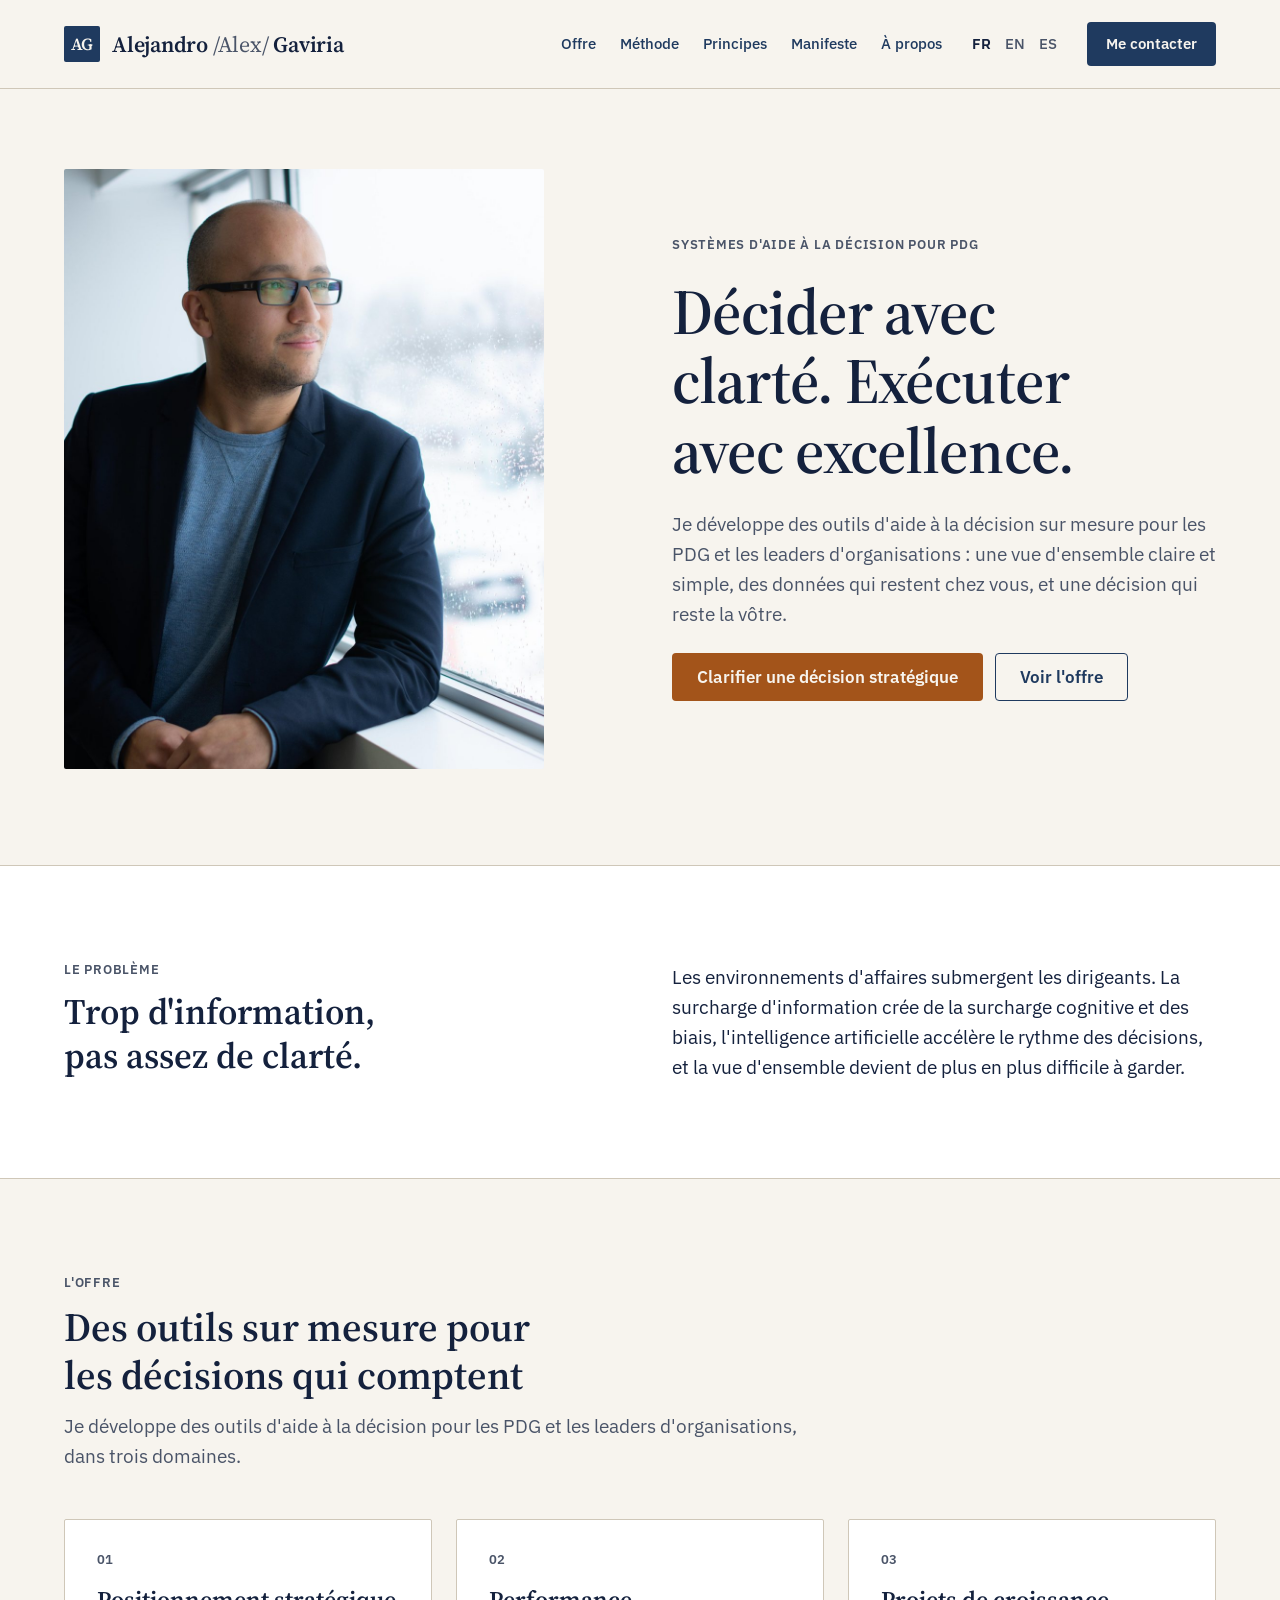
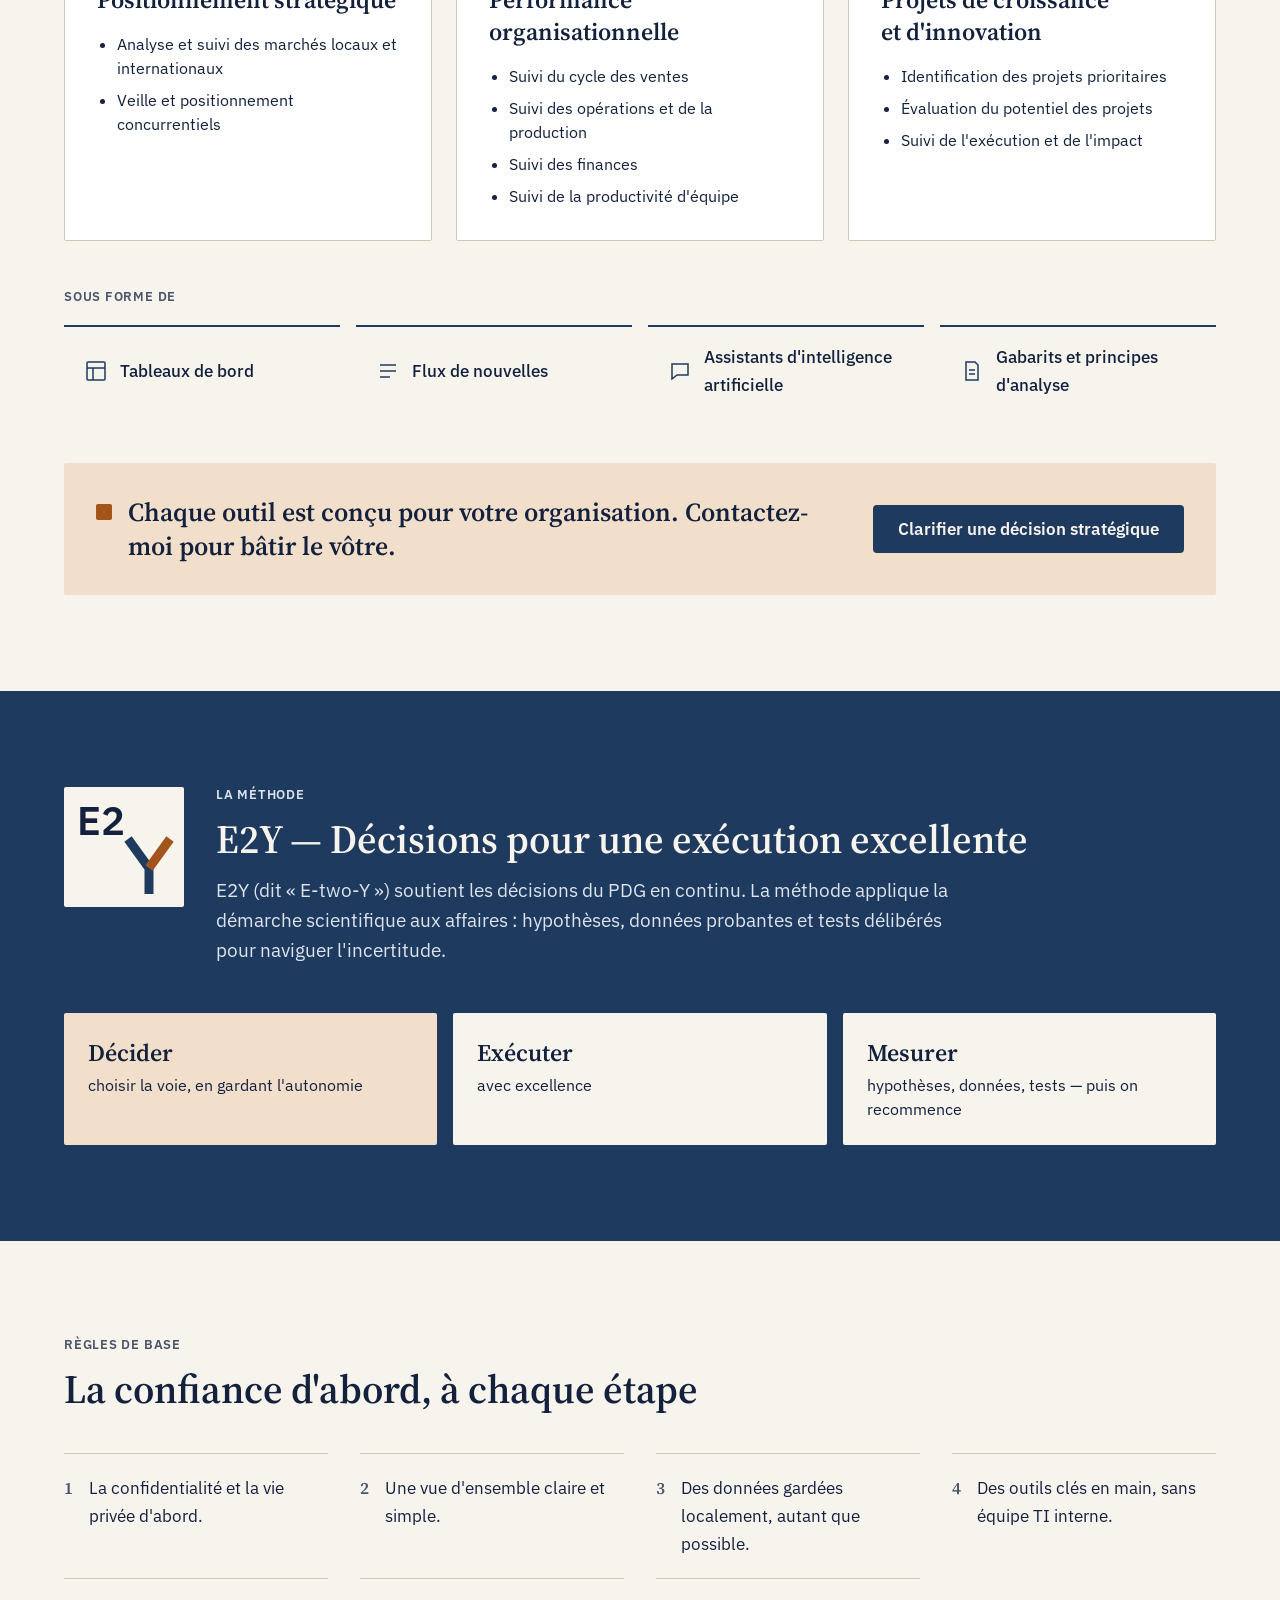
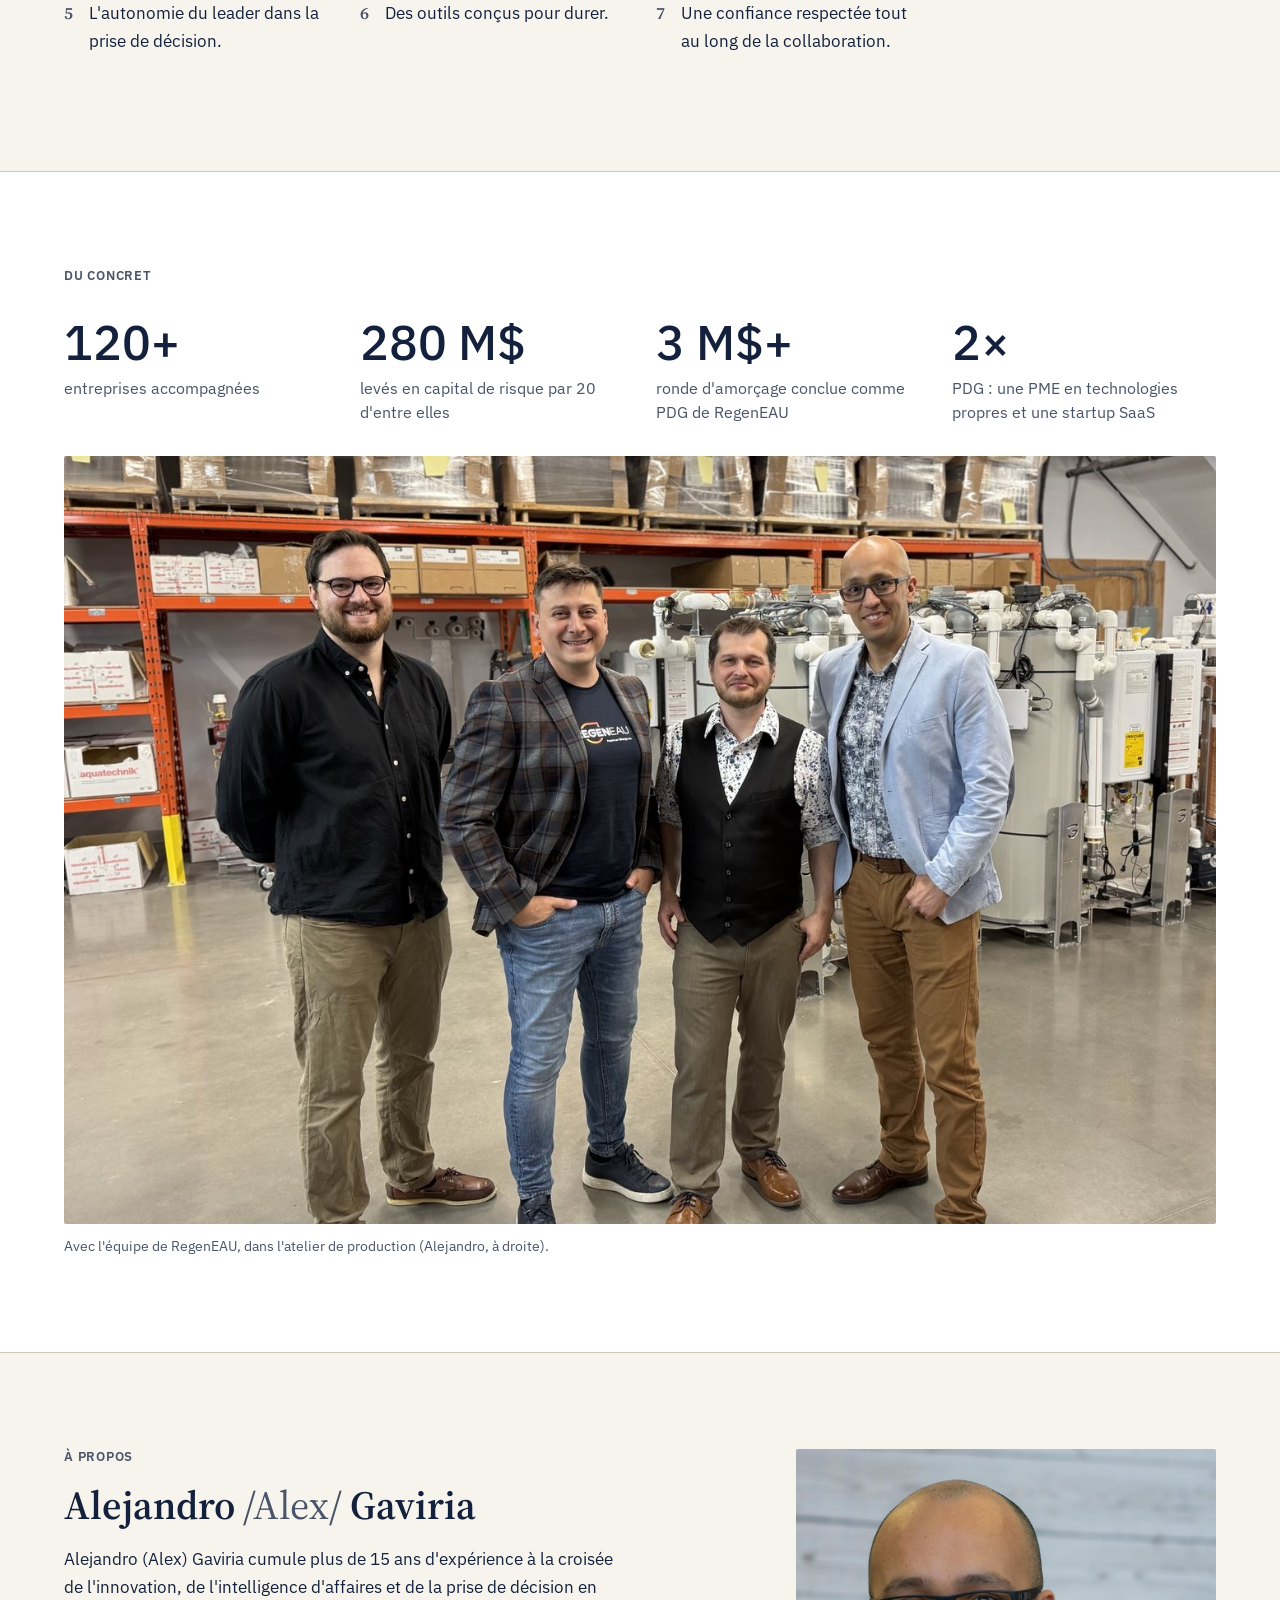
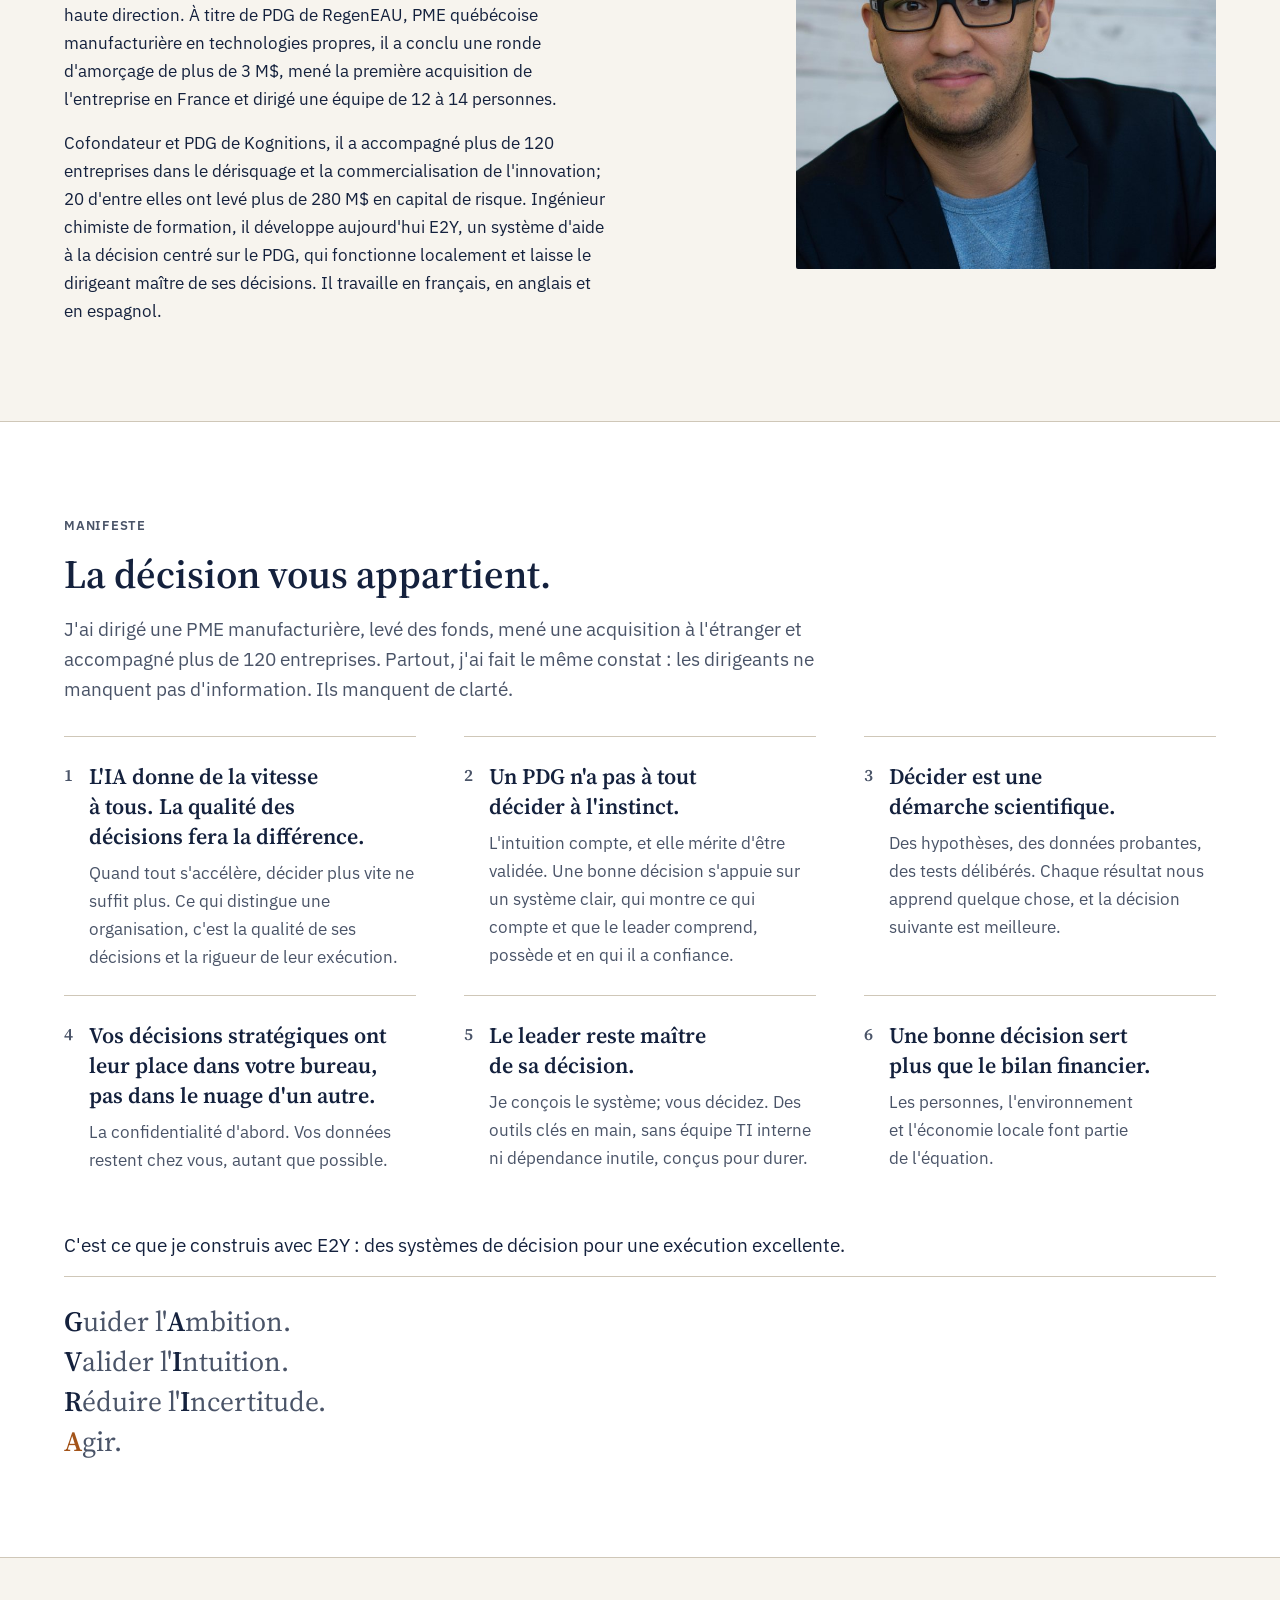
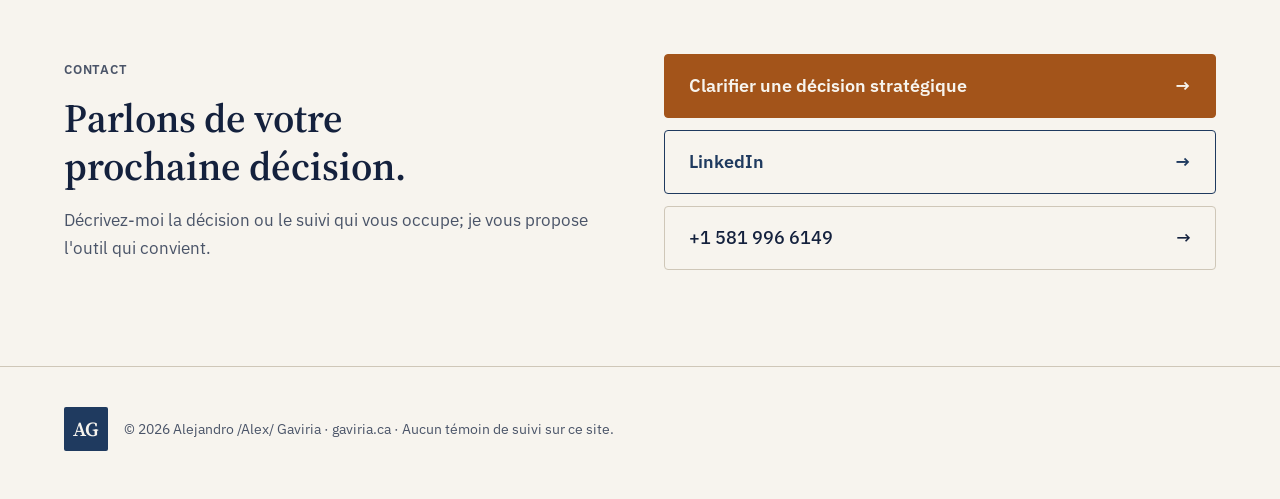
<file: docs/index.html>
<!doctype html>
<html lang="fr-CA">
<head>
<meta charset="utf-8">
<meta name="viewport" content="width=device-width, initial-scale=1">
<title>Alejandro /Alex/ Gaviria — Architecte de la décision</title>
<meta name="description" content="Outils d&#x27;aide à la décision sur mesure pour PDG : une vue d&#x27;ensemble claire, des données qui restent chez vous, une décision qui reste la vôtre. Méthode E2Y.">
<link rel="canonical" href="https://gaviria.ca/">
<link rel="alternate" hreflang="fr-CA" href="https://gaviria.ca/">
<link rel="alternate" hreflang="en-CA" href="https://gaviria.ca/en/">
<link rel="alternate" hreflang="es" href="https://gaviria.ca/es/">
<link rel="alternate" hreflang="x-default" href="https://gaviria.ca/">
<meta property="og:type" content="website">
<meta property="og:title" content="Alejandro /Alex/ Gaviria — Architecte de la décision">
<meta property="og:description" content="Outils d&#x27;aide à la décision sur mesure pour PDG : une vue d&#x27;ensemble claire, des données qui restent chez vous, une décision qui reste la vôtre. Méthode E2Y.">
<meta property="og:url" content="https://gaviria.ca/">
<meta property="og:image" content="https://gaviria.ca/assets/img/og.jpg">
<meta property="og:locale" content="fr_CA">
<meta name="twitter:card" content="summary_large_image">
<meta name="theme-color" content="#1F3A5F">
<link rel="icon" href="favicon.svg" type="image/svg+xml">
<link rel="apple-touch-icon" href="assets/img/apple-touch-icon.png">
<link rel="preconnect" href="https://fonts.googleapis.com">
<link rel="preconnect" href="https://fonts.gstatic.com" crossorigin>
<link rel="stylesheet" href="https://fonts.googleapis.com/css2?family=IBM+Plex+Sans:wght@400;500;600&family=Source+Serif+4:opsz,wght@8..60,400;8..60,600&display=swap">
<link rel="stylesheet" href="assets/site.css">
<script type="application/ld+json">{"@context": "https://schema.org", "@type": "Person", "name": "Alejandro Gaviria", "alternateName": "Alex Gaviria", "jobTitle": "Architecte de la décision", "url": "https://gaviria.ca/", "email": "alex@gaviria.ca", "telephone": "+15819966149", "sameAs": ["https://www.linkedin.com/in/alejandroalexgaviria/"], "knowsLanguage": ["fr", "en", "es"]}</script>
</head>
<body>
<a class="skip" href="#main">Aller au contenu</a>
<header class="header">
<nav class="wrap nav" aria-label="Navigation principale">
<a class="wordmark" href="./"><span class="mono" aria-hidden="true">AG</span><span class="wm">Alejandro <span>/Alex/</span> Gaviria</span></a>
<div class="nav__links">
<span class="nav__sections"><a href="#offre">Offre</a><a href="#methode">Méthode</a><a href="#principes">Principes</a><a href="#manifeste">Manifeste</a><a href="#apropos">À propos</a></span>
<span class="langs" role="group" aria-label="Langue"><strong aria-current="true" lang="fr-CA" title="Français">FR</strong><a href="en/" lang="en-CA" hreflang="en-CA" title="English">EN</a><a href="es/" lang="es" hreflang="es" title="Español">ES</a></span>
<a class="btn btn--primary" href="#contact">Me contacter</a>
</div>
</nav>
</header>

<main id="main">
<section class="wrap hero" aria-labelledby="hero-title">
<div class="stack">
<p class="label">Systèmes d&#x27;aide à la décision pour PDG</p>
<h1 id="hero-title">Décider avec clarté. Exécuter avec excellence.</h1>
<p class="lede">Je développe des outils d&#x27;aide à la décision sur mesure pour les PDG et les leaders d&#x27;organisations : une vue d&#x27;ensemble claire et simple, des données qui restent chez vous, et une décision qui reste la vôtre.</p>
<div class="btns">
<a class="btn btn--decision" href="https://cal.com/gaviria/decision" target="_blank" rel="noopener">Clarifier une décision stratégique</a>
<a class="btn btn--ghost" href="#offre">Voir l&#x27;offre</a>
</div>
</div>
<img class="hero__photo" src="assets/img/hero.jpg" width="1000" height="1250" alt="Alejandro Gaviria regardant par la fenêtre" style="order:-1" fetchpriority="high">
</section>

<section class="section section--white" aria-labelledby="problem-title">
<div class="wrap split">
<div class="stack" style="gap:12px"><p class="label">Le problème</p><h2 class="h2" id="problem-title">Trop d&#x27;information, pas assez de clarté.</h2></div>
<p style="font-size:19px;line-height:30px">Les environnements d&#x27;affaires submergent les dirigeants. La surcharge d&#x27;information crée de la surcharge cognitive et des biais, l&#x27;intelligence artificielle accélère le rythme des décisions, et la vue d&#x27;ensemble devient de plus en plus difficile à garder.</p>
</div>
</section>

<section class="section" id="offre" aria-labelledby="offer-title">
<div class="wrap stack-lg">
<div class="stack narrow" style="gap:12px">
<p class="label">L&#x27;offre</p>
<h2 class="h2" id="offer-title">Des outils sur mesure pour les décisions qui comptent</h2>
<p class="lede">Je développe des outils d&#x27;aide à la décision pour les PDG et les leaders d&#x27;organisations, dans trois domaines.</p>
</div>
<div class="cards"><article class="card"><p class="card__num">01</p><h3>Positionnement stratégique</h3><ul><li>Analyse et suivi des marchés locaux et internationaux</li><li>Veille et positionnement concurrentiels</li></ul></article><article class="card"><p class="card__num">02</p><h3>Performance organisationnelle</h3><ul><li>Suivi du cycle des ventes</li><li>Suivi des opérations et de la production</li><li>Suivi des finances</li><li>Suivi de la productivité d&#x27;équipe</li></ul></article><article class="card"><p class="card__num">03</p><h3>Projets de croissance et d&#x27;innovation</h3><ul><li>Identification des projets prioritaires</li><li>Évaluation du potentiel des projets</li><li>Suivi de l&#x27;exécution et de l&#x27;impact</li></ul></article></div>
<div class="stack" style="gap:20px">
<p class="label">Sous forme de</p>
<ul class="tools"><li><svg width="24" height="24" viewBox="0 0 24 24" fill="none" stroke="#1F3A5F" stroke-width="1.5" aria-hidden="true"><rect x="3" y="3" width="18" height="18" rx="1"/><path d="M3 9h18M9 21V9"/></svg><span>Tableaux de bord</span></li><li><svg width="24" height="24" viewBox="0 0 24 24" fill="none" stroke="#1F3A5F" stroke-width="1.5" aria-hidden="true"><path d="M4 6h16M4 12h16M4 18h10"/></svg><span>Flux de nouvelles</span></li><li><svg width="24" height="24" viewBox="0 0 24 24" fill="none" stroke="#1F3A5F" stroke-width="1.5" aria-hidden="true"><path d="M4 5h16v11H9l-5 4z"/></svg><span>Assistants d&#x27;intelligence artificielle</span></li><li><svg width="24" height="24" viewBox="0 0 24 24" fill="none" stroke="#1F3A5F" stroke-width="1.5" aria-hidden="true"><path d="M6 3h9l3 3v15H6z"/><path d="M9 11h6M9 15h6"/></svg><span>Gabarits et principes d&#x27;analyse</span></li></ul>
</div>
<div class="band">
<div class="band__text"><span class="band__mark" aria-hidden="true"></span><p>Chaque outil est conçu pour votre organisation. Contactez-moi pour bâtir le vôtre.</p></div>
<a class="btn btn--primary" href="https://cal.com/gaviria/decision" target="_blank" rel="noopener">Clarifier une décision stratégique</a>
</div>
</div>
</section>

<section class="section section--brand" id="methode" aria-labelledby="method-title">
<div class="wrap stack-lg">
<div class="method__head">
<svg class="badge" viewBox="0 0 120 120" role="img" aria-label="Badge de la méthode E2Y"><rect width="120" height="120" rx="2" fill="#F7F4EE"/><text x="13" y="48" font-family="Source Serif 4, Georgia, serif" font-weight="600" font-size="40" fill="#14213D">E2</text><g transform="translate(55 49) scale(0.5)"><polyline points="60,116 60,64 18,6" fill="none" stroke="#1F3A5F" stroke-width="18"/><line x1="60" y1="64" x2="102" y2="6" stroke="#A3541A" stroke-width="18"/></g></svg>
<div class="stack">
<p class="label">La méthode</p>
<h2 class="h2" id="method-title">E2Y — Décisions pour une exécution excellente</h2>
<p class="lede">E2Y (dit « E-two-Y ») soutient les décisions du PDG en continu. La méthode applique la démarche scientifique aux affaires : hypothèses, données probantes et tests délibérés pour naviguer l&#x27;incertitude.</p>
</div>
</div>
<ol class="loop"><li><b>Décider</b><span>choisir la voie, en gardant l&#x27;autonomie</span></li><li><b>Exécuter</b><span>avec excellence</span></li><li><b>Mesurer</b><span>hypothèses, données, tests — puis on recommence</span></li></ol>
</div>
</section>

<section class="section" id="principes" aria-labelledby="principles-title">
<div class="wrap stack" style="gap:40px">
<div class="stack narrow" style="gap:12px"><p class="label">Règles de base</p><h2 class="h2" id="principles-title">La confiance d&#x27;abord, à chaque étape</h2></div>
<ol class="numbered"><li><span>La confidentialité et la vie privée d&#x27;abord.</span></li><li><span>Une vue d&#x27;ensemble claire et simple.</span></li><li><span>Des données gardées localement, autant que possible.</span></li><li><span>Des outils clés en main, sans équipe TI interne.</span></li><li><span>L&#x27;autonomie du leader dans la prise de décision.</span></li><li><span>Des outils conçus pour durer.</span></li><li><span>Une confiance respectée tout au long de la collaboration.</span></li></ol>
</div>
</section>

<section class="section section--white" aria-labelledby="proof-title">
<div class="wrap stack" style="gap:32px">
<h2 class="label" id="proof-title" style="font-family:var(--font-sans)">Du concret</h2>
<dl class="metrics"><div><dt>120+</dt><dd>entreprises accompagnées</dd></div><div><dt>280 M$</dt><dd>levés en capital de risque par 20 d&#x27;entre elles</dd></div><div><dt>3 M$+</dt><dd>ronde d&#x27;amorçage conclue comme PDG de RegenEAU</dd></div><div><dt>2×</dt><dd>PDG : une PME en technologies propres et une startup SaaS</dd></div></dl>
<figure>
<img src="assets/img/equipe.jpg" width="1400" height="933" alt="Alejandro Gaviria avec trois membres de l&#x27;équipe de RegenEAU, dans l&#x27;atelier de production" loading="lazy">
<figcaption>Avec l&#x27;équipe de RegenEAU, dans l&#x27;atelier de production (Alejandro, à droite).</figcaption>
</figure>
</div>
</section>

<section class="section" id="apropos" aria-labelledby="about-title">
<div class="wrap about">
<img class="about__photo" src="assets/img/portrait.jpg" width="800" height="800" alt="Portrait d&#x27;Alejandro Gaviria" loading="lazy">
<div class="stack">
<p class="label">À propos</p>
<h2 class="h2" id="about-title">Alejandro <span>/Alex/</span> Gaviria</h2>
<p>Alejandro (Alex) Gaviria cumule plus de 15 ans d&#x27;expérience à la croisée de l&#x27;innovation, de l&#x27;intelligence d&#x27;affaires et de la prise de décision en haute direction. À titre de PDG de RegenEAU, PME québécoise manufacturière en technologies propres, il a conclu une ronde d&#x27;amorçage de plus de 3 M$, mené la première acquisition de l&#x27;entreprise en France et dirigé une équipe de 12 à 14 personnes.</p><p>Cofondateur et PDG de Kognitions, il a accompagné plus de 120 entreprises dans le dérisquage et la commercialisation de l&#x27;innovation; 20 d&#x27;entre elles ont levé plus de 280 M$ en capital de risque. Ingénieur chimiste de formation, il développe aujourd&#x27;hui E2Y, un système d&#x27;aide à la décision centré sur le PDG, qui fonctionne localement et laisse le dirigeant maître de ses décisions. Il travaille en français, en anglais et en espagnol.</p>
</div>
</div>
</section>

<section class="section section--white" id="manifeste" aria-labelledby="manifesto-title">
<div class="wrap stack">
<p class="label">Manifeste</p>
<h2 class="h2" id="manifesto-title">La décision vous appartient.</h2>
<p class="lede">J&#x27;ai dirigé une PME manufacturière, levé des fonds, mené une acquisition à l&#x27;étranger et accompagné plus de 120 entreprises. Partout, j&#x27;ai fait le même constat : les dirigeants ne manquent pas d&#x27;information. Ils manquent de clarté.</p>
<ol class="numbered manifesto" style="margin-top:16px"><li><div><h3>L&#x27;IA donne de la vitesse à tous. La qualité des décisions fera la différence.</h3><p>Quand tout s&#x27;accélère, décider plus vite ne suffit plus. Ce qui distingue une organisation, c&#x27;est la qualité de ses décisions et la rigueur de leur exécution.</p></div></li><li><div><h3>Un PDG n&#x27;a pas à tout décider à l&#x27;instinct.</h3><p>L&#x27;intuition compte, et elle mérite d&#x27;être validée. Une bonne décision s&#x27;appuie sur un système clair, qui montre ce qui compte et que le leader comprend, possède et en qui il a confiance.</p></div></li><li><div><h3>Décider est une démarche scientifique.</h3><p>Des hypothèses, des données probantes, des tests délibérés. Chaque résultat nous apprend quelque chose, et la décision suivante est meilleure.</p></div></li><li><div><h3>Vos décisions stratégiques ont leur place dans votre bureau, pas dans le nuage d&#x27;un autre.</h3><p>La confidentialité d&#x27;abord. Vos données restent chez vous, autant que possible.</p></div></li><li><div><h3>Le leader reste maître de sa décision.</h3><p>Je conçois le système; vous décidez. Des outils clés en main, sans équipe TI interne ni dépendance inutile, conçus pour durer.</p></div></li><li><div><h3>Une bonne décision sert plus que le bilan financier.</h3><p>Les personnes, l&#x27;environnement et l&#x27;économie locale font partie de l&#x27;équation.</p></div></li></ol>
<p style="margin-top:16px;font-size:19px;line-height:30px">C&#x27;est ce que je construis avec E2Y : des systèmes de décision pour une exécution excellente.</p>
<div class="motto" aria-label="Guider l&#x27;Ambition.Valider l&#x27;Intuition.Réduire l&#x27;Incertitude.Agir."><p><b>G</b>uider l&#x27;<b>A</b>mbition.</p><p><b>V</b>alider l&#x27;<b>I</b>ntuition.</p><p><b>R</b>éduire l&#x27;<b>I</b>ncertitude.</p><p><b class="act">A</b>gir.</p></div>
</div>
</section>

<section class="section" id="contact" aria-labelledby="contact-title">
<div class="wrap contact">
<div class="stack">
<p class="label">Contact</p>
<h2 class="h2" id="contact-title">Parlons de votre prochaine décision.</h2>
<p class="muted">Décrivez-moi la décision ou le suivi qui vous occupe; je vous propose l&#x27;outil qui convient.</p>
</div>
<div class="contact__links">
<a class="btn--decision" href="https://cal.com/gaviria/decision" target="_blank" rel="noopener"><span>Clarifier une décision stratégique</span><span aria-hidden="true">→</span></a>
<a href="https://www.linkedin.com/in/alejandroalexgaviria/" rel="me noopener"><span>LinkedIn</span><span aria-hidden="true">→</span></a>
<a class="quiet" href="tel:+15819966149"><span>+1 581 996 6149</span><span aria-hidden="true">→</span></a>
</div>
</div>
</section>
</main>

<footer class="footer">
<div class="wrap footer__row"><span class="mono mono--lg" aria-hidden="true">AG</span><span>© 2026 Alejandro /Alex/ Gaviria · gaviria.ca · Aucun témoin de suivi sur ce site.</span></div>
</footer>
</body>
</html>
</file>
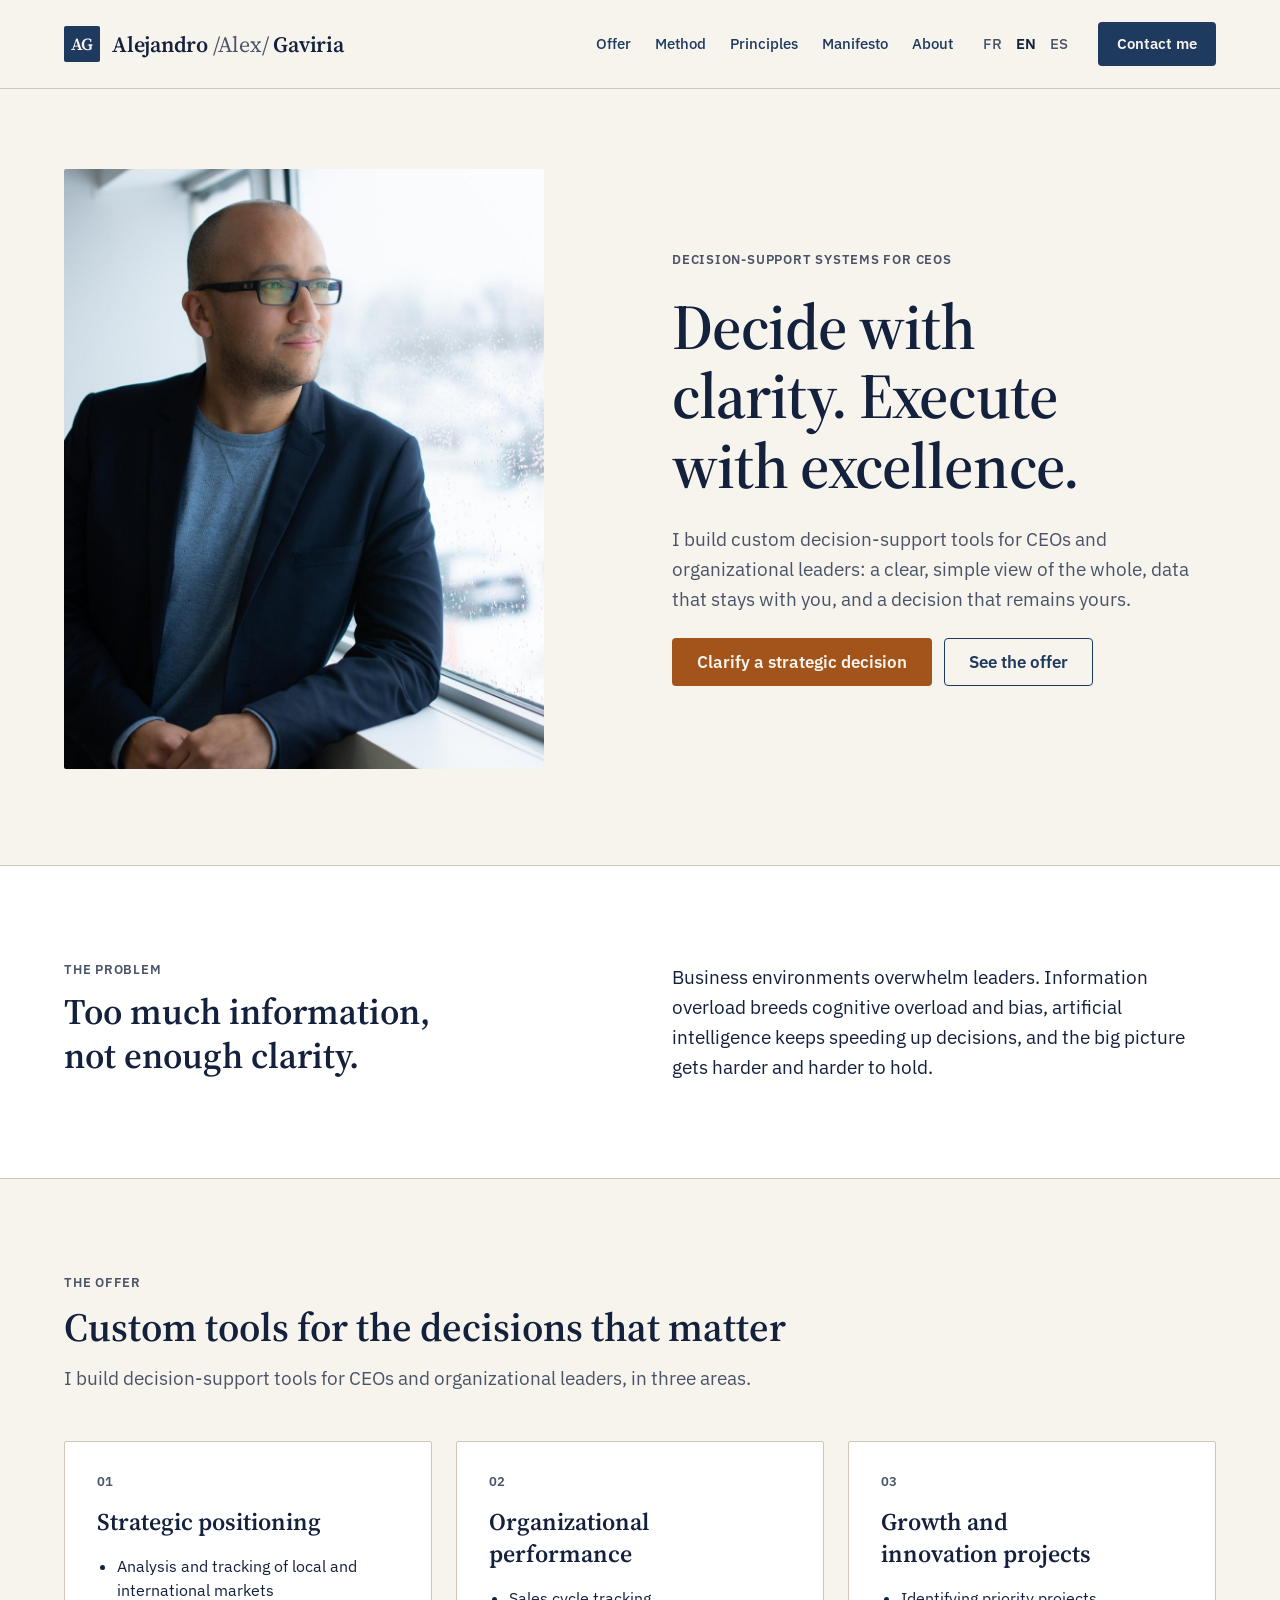
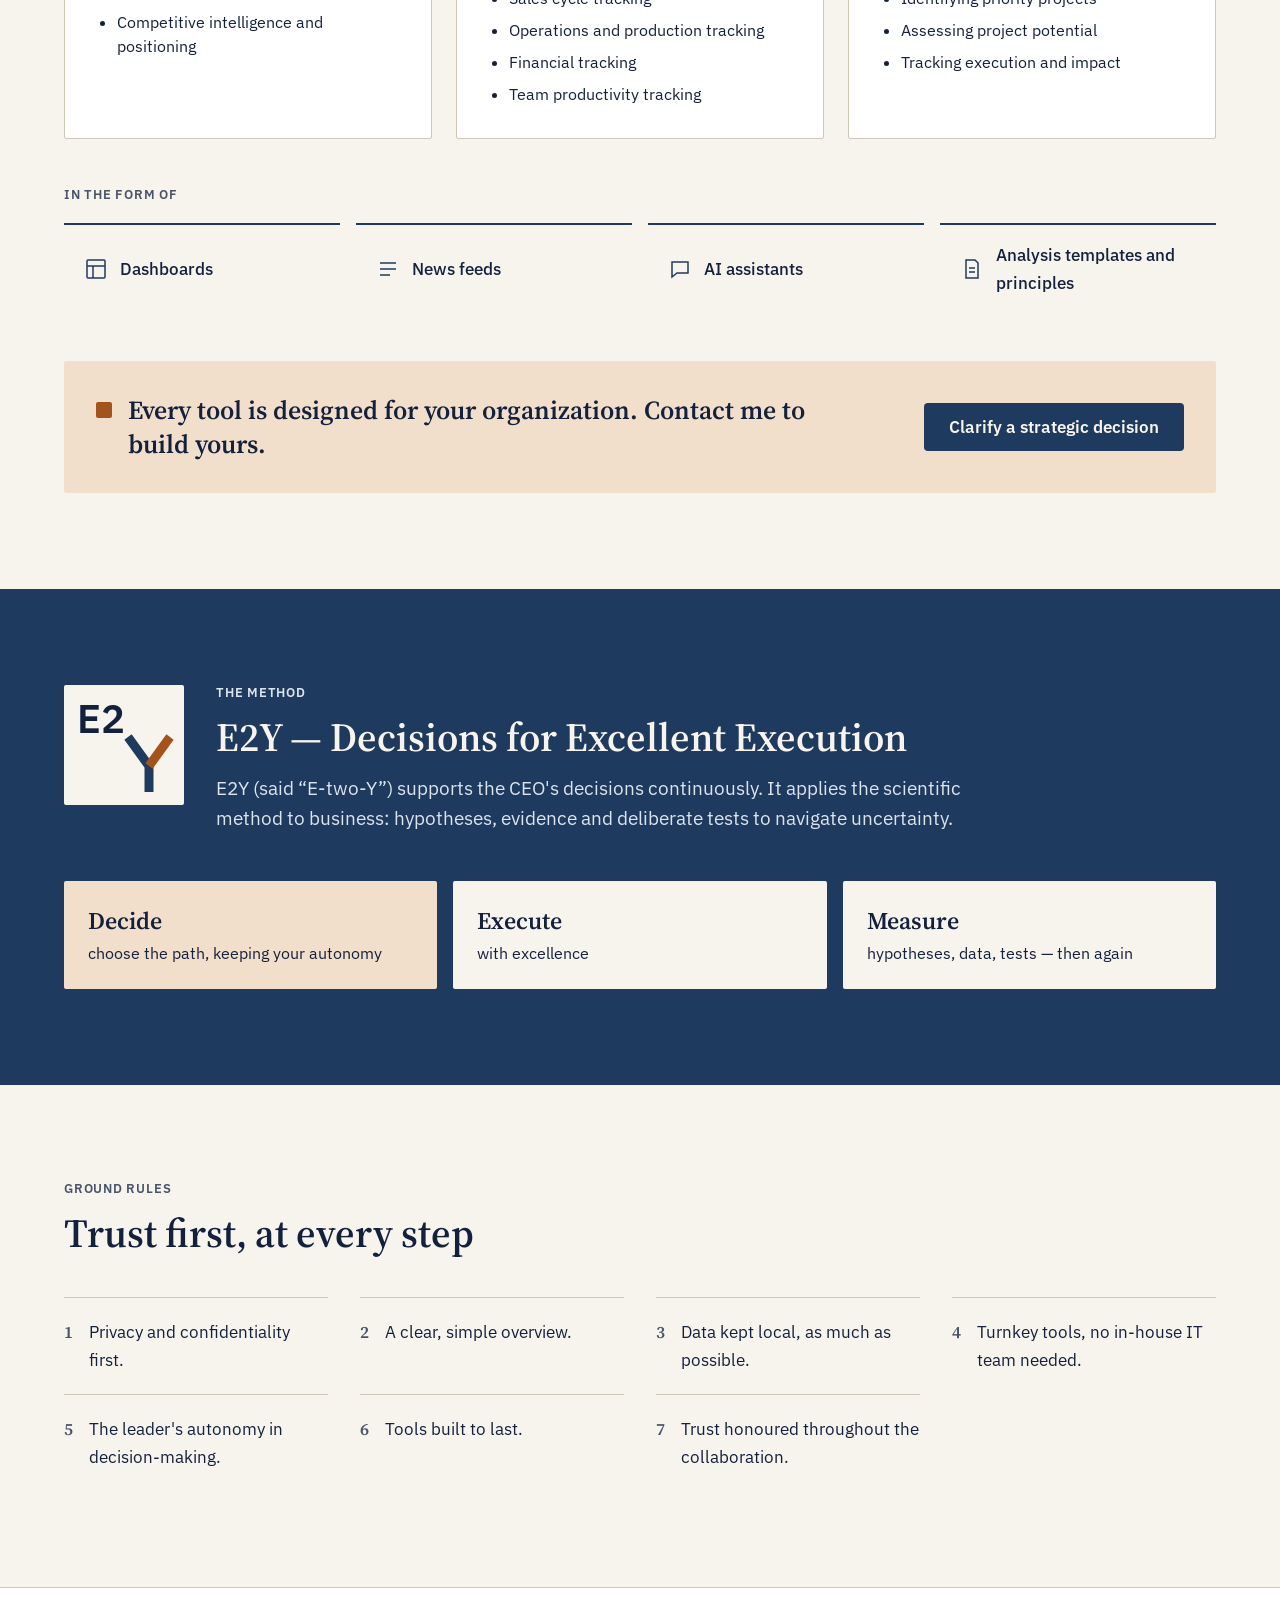
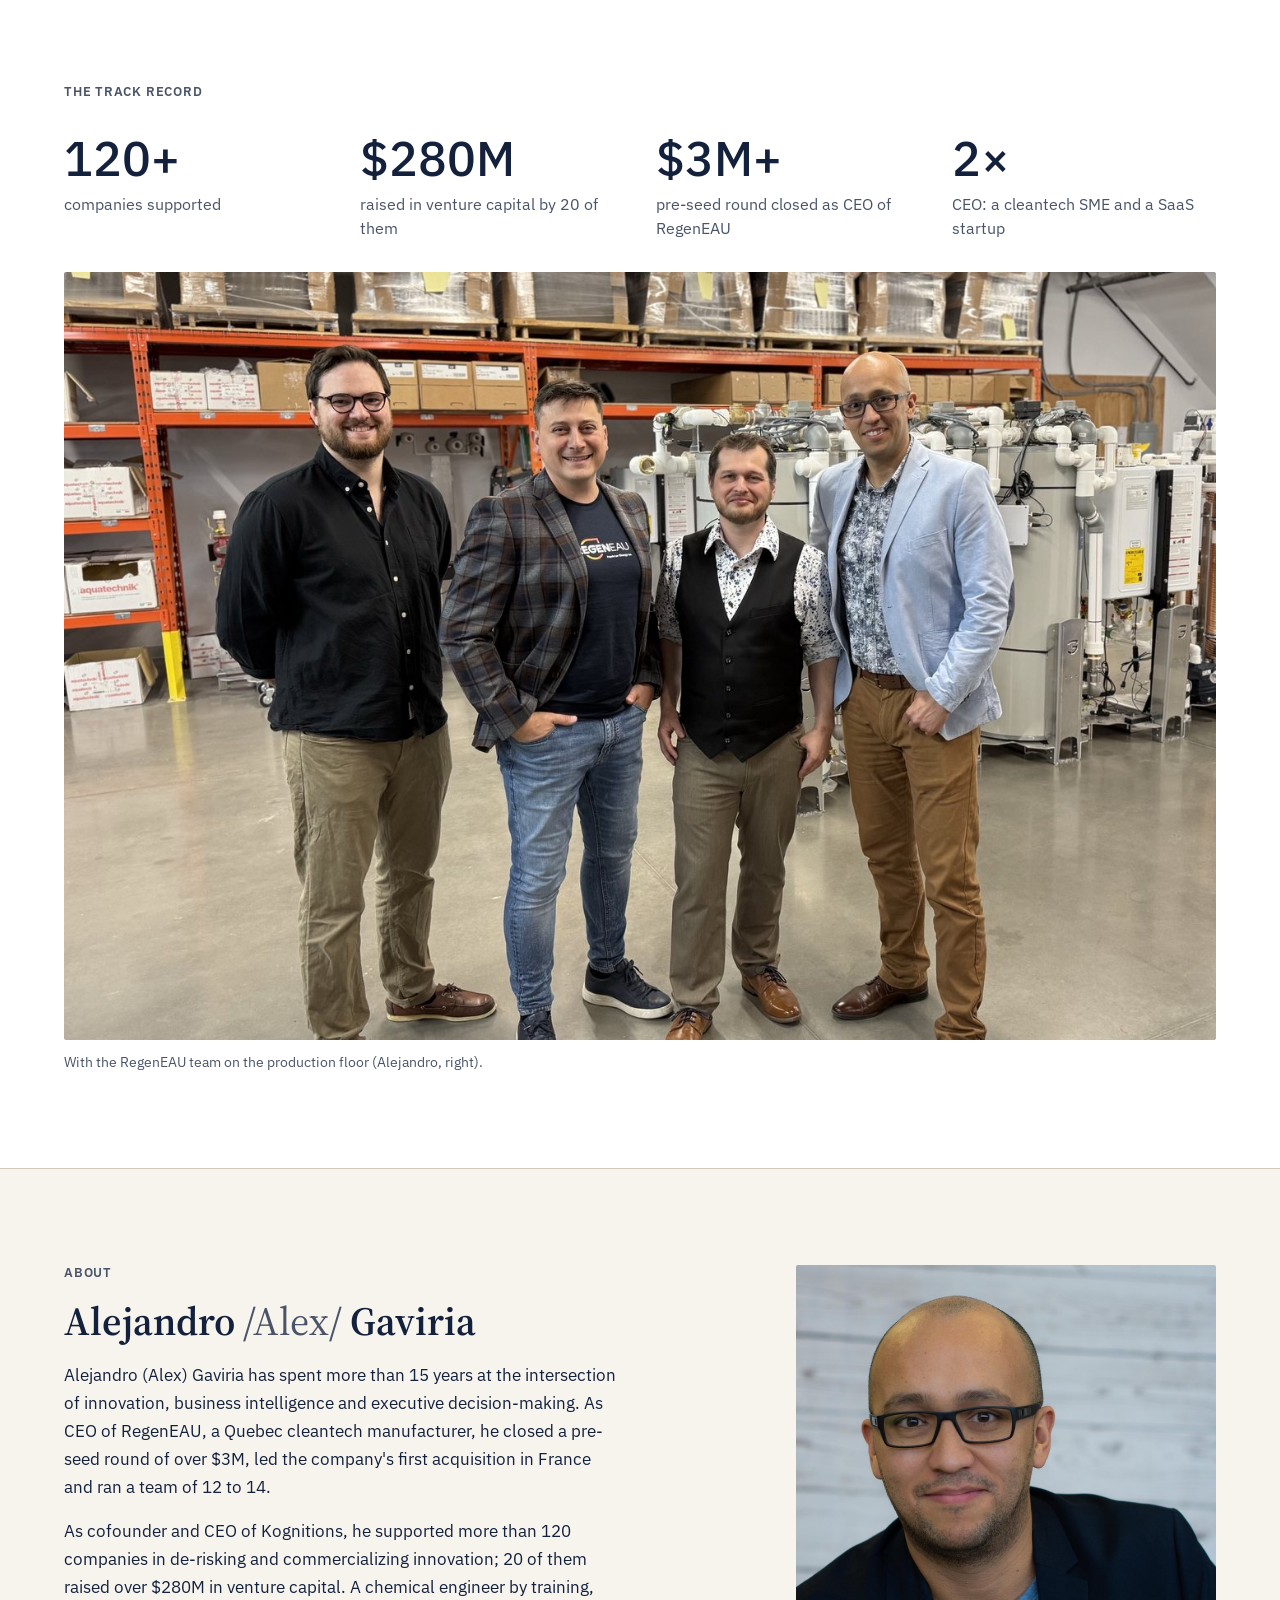
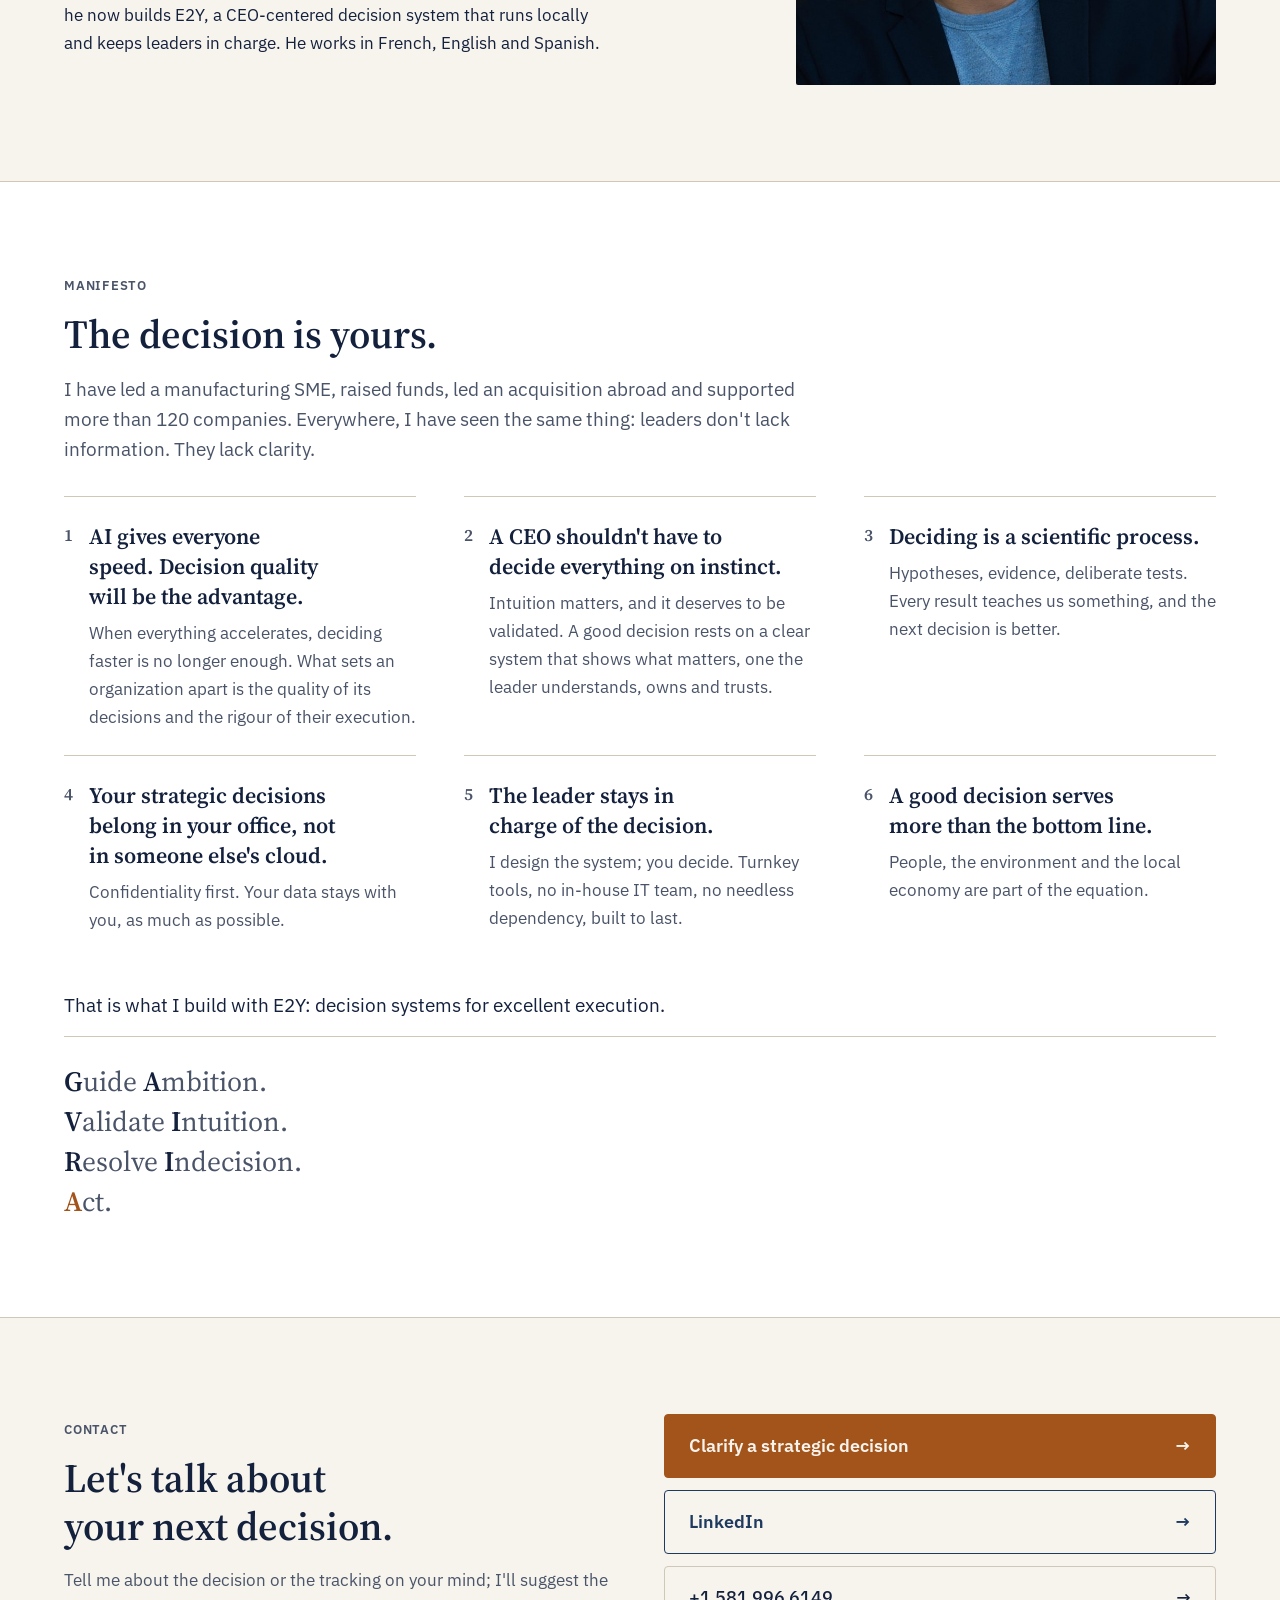
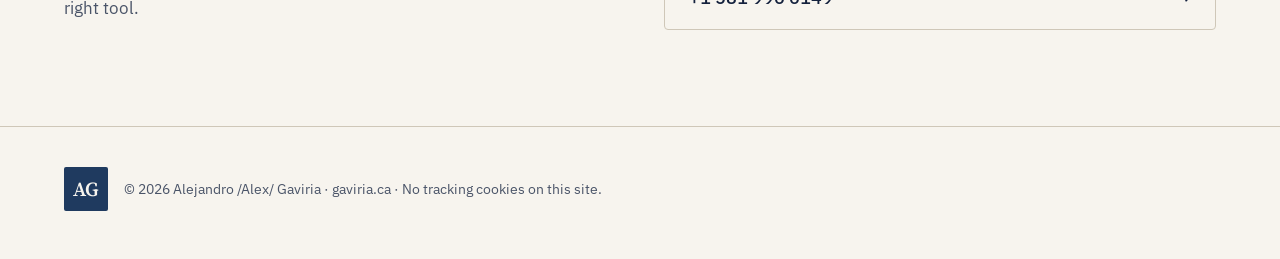
<file: docs/en/index.html>
<!doctype html>
<html lang="en-CA">
<head>
<meta charset="utf-8">
<meta name="viewport" content="width=device-width, initial-scale=1">
<title>Alejandro /Alex/ Gaviria — Decision Architect</title>
<meta name="description" content="Custom decision-support tools for CEOs: a clear view of the whole, data that stays with you, a decision that remains yours. The E2Y method.">
<link rel="canonical" href="https://gaviria.ca/en/">
<link rel="alternate" hreflang="fr-CA" href="https://gaviria.ca/">
<link rel="alternate" hreflang="en-CA" href="https://gaviria.ca/en/">
<link rel="alternate" hreflang="es" href="https://gaviria.ca/es/">
<link rel="alternate" hreflang="x-default" href="https://gaviria.ca/">
<meta property="og:type" content="website">
<meta property="og:title" content="Alejandro /Alex/ Gaviria — Decision Architect">
<meta property="og:description" content="Custom decision-support tools for CEOs: a clear view of the whole, data that stays with you, a decision that remains yours. The E2Y method.">
<meta property="og:url" content="https://gaviria.ca/en/">
<meta property="og:image" content="https://gaviria.ca/assets/img/og.jpg">
<meta property="og:locale" content="en_CA">
<meta name="twitter:card" content="summary_large_image">
<meta name="theme-color" content="#1F3A5F">
<link rel="icon" href="../favicon.svg" type="image/svg+xml">
<link rel="apple-touch-icon" href="../assets/img/apple-touch-icon.png">
<link rel="preconnect" href="https://fonts.googleapis.com">
<link rel="preconnect" href="https://fonts.gstatic.com" crossorigin>
<link rel="stylesheet" href="https://fonts.googleapis.com/css2?family=IBM+Plex+Sans:wght@400;500;600&family=Source+Serif+4:opsz,wght@8..60,400;8..60,600&display=swap">
<link rel="stylesheet" href="../assets/site.css">
<script type="application/ld+json">{"@context": "https://schema.org", "@type": "Person", "name": "Alejandro Gaviria", "alternateName": "Alex Gaviria", "jobTitle": "Decision Architect", "url": "https://gaviria.ca/en/", "email": "alex@gaviria.ca", "telephone": "+15819966149", "sameAs": ["https://www.linkedin.com/in/alejandroalexgaviria/"], "knowsLanguage": ["fr", "en", "es"]}</script>
</head>
<body>
<a class="skip" href="#main">Skip to content</a>
<header class="header">
<nav class="wrap nav" aria-label="Main navigation">
<a class="wordmark" href="./"><span class="mono" aria-hidden="true">AG</span><span class="wm">Alejandro <span>/Alex/</span> Gaviria</span></a>
<div class="nav__links">
<span class="nav__sections"><a href="#offer">Offer</a><a href="#method">Method</a><a href="#principles">Principles</a><a href="#manifesto">Manifesto</a><a href="#about">About</a></span>
<span class="langs" role="group" aria-label="Language"><a href="../" lang="fr-CA" hreflang="fr-CA" title="Français">FR</a><strong aria-current="true" lang="en-CA" title="English">EN</strong><a href="../es/" lang="es" hreflang="es" title="Español">ES</a></span>
<a class="btn btn--primary" href="#contact">Contact me</a>
</div>
</nav>
</header>

<main id="main">
<section class="wrap hero" aria-labelledby="hero-title">
<div class="stack">
<p class="label">Decision-support systems for CEOs</p>
<h1 id="hero-title">Decide with clarity. Execute with excellence.</h1>
<p class="lede">I build custom decision-support tools for CEOs and organizational leaders: a clear, simple view of the whole, data that stays with you, and a decision that remains yours.</p>
<div class="btns">
<a class="btn btn--decision" href="https://cal.com/gaviria/decision" target="_blank" rel="noopener">Clarify a strategic decision</a>
<a class="btn btn--ghost" href="#offer">See the offer</a>
</div>
</div>
<img class="hero__photo" src="../assets/img/hero.jpg" width="1000" height="1250" alt="Alejandro Gaviria looking out of a window" style="order:-1" fetchpriority="high">
</section>

<section class="section section--white" aria-labelledby="problem-title">
<div class="wrap split">
<div class="stack" style="gap:12px"><p class="label">The problem</p><h2 class="h2" id="problem-title">Too much information, not enough clarity.</h2></div>
<p style="font-size:19px;line-height:30px">Business environments overwhelm leaders. Information overload breeds cognitive overload and bias, artificial intelligence keeps speeding up decisions, and the big picture gets harder and harder to hold.</p>
</div>
</section>

<section class="section" id="offer" aria-labelledby="offer-title">
<div class="wrap stack-lg">
<div class="stack narrow" style="gap:12px">
<p class="label">The offer</p>
<h2 class="h2" id="offer-title">Custom tools for the decisions that matter</h2>
<p class="lede">I build decision-support tools for CEOs and organizational leaders, in three areas.</p>
</div>
<div class="cards"><article class="card"><p class="card__num">01</p><h3>Strategic positioning</h3><ul><li>Analysis and tracking of local and international markets</li><li>Competitive intelligence and positioning</li></ul></article><article class="card"><p class="card__num">02</p><h3>Organizational performance</h3><ul><li>Sales cycle tracking</li><li>Operations and production tracking</li><li>Financial tracking</li><li>Team productivity tracking</li></ul></article><article class="card"><p class="card__num">03</p><h3>Growth and innovation projects</h3><ul><li>Identifying priority projects</li><li>Assessing project potential</li><li>Tracking execution and impact</li></ul></article></div>
<div class="stack" style="gap:20px">
<p class="label">In the form of</p>
<ul class="tools"><li><svg width="24" height="24" viewBox="0 0 24 24" fill="none" stroke="#1F3A5F" stroke-width="1.5" aria-hidden="true"><rect x="3" y="3" width="18" height="18" rx="1"/><path d="M3 9h18M9 21V9"/></svg><span>Dashboards</span></li><li><svg width="24" height="24" viewBox="0 0 24 24" fill="none" stroke="#1F3A5F" stroke-width="1.5" aria-hidden="true"><path d="M4 6h16M4 12h16M4 18h10"/></svg><span>News feeds</span></li><li><svg width="24" height="24" viewBox="0 0 24 24" fill="none" stroke="#1F3A5F" stroke-width="1.5" aria-hidden="true"><path d="M4 5h16v11H9l-5 4z"/></svg><span>AI assistants</span></li><li><svg width="24" height="24" viewBox="0 0 24 24" fill="none" stroke="#1F3A5F" stroke-width="1.5" aria-hidden="true"><path d="M6 3h9l3 3v15H6z"/><path d="M9 11h6M9 15h6"/></svg><span>Analysis templates and principles</span></li></ul>
</div>
<div class="band">
<div class="band__text"><span class="band__mark" aria-hidden="true"></span><p>Every tool is designed for your organization. Contact me to build yours.</p></div>
<a class="btn btn--primary" href="https://cal.com/gaviria/decision" target="_blank" rel="noopener">Clarify a strategic decision</a>
</div>
</div>
</section>

<section class="section section--brand" id="method" aria-labelledby="method-title">
<div class="wrap stack-lg">
<div class="method__head">
<svg class="badge" viewBox="0 0 120 120" role="img" aria-label="E2Y method badge"><rect width="120" height="120" rx="2" fill="#F7F4EE"/><text x="13" y="48" font-family="Source Serif 4, Georgia, serif" font-weight="600" font-size="40" fill="#14213D">E2</text><g transform="translate(55 49) scale(0.5)"><polyline points="60,116 60,64 18,6" fill="none" stroke="#1F3A5F" stroke-width="18"/><line x1="60" y1="64" x2="102" y2="6" stroke="#A3541A" stroke-width="18"/></g></svg>
<div class="stack">
<p class="label">The method</p>
<h2 class="h2" id="method-title">E2Y — Decisions for Excellent Execution</h2>
<p class="lede">E2Y (said “E-two-Y”) supports the CEO&#x27;s decisions continuously. It applies the scientific method to business: hypotheses, evidence and deliberate tests to navigate uncertainty.</p>
</div>
</div>
<ol class="loop"><li><b>Decide</b><span>choose the path, keeping your autonomy</span></li><li><b>Execute</b><span>with excellence</span></li><li><b>Measure</b><span>hypotheses, data, tests — then again</span></li></ol>
</div>
</section>

<section class="section" id="principles" aria-labelledby="principles-title">
<div class="wrap stack" style="gap:40px">
<div class="stack narrow" style="gap:12px"><p class="label">Ground rules</p><h2 class="h2" id="principles-title">Trust first, at every step</h2></div>
<ol class="numbered"><li><span>Privacy and confidentiality first.</span></li><li><span>A clear, simple overview.</span></li><li><span>Data kept local, as much as possible.</span></li><li><span>Turnkey tools, no in-house IT team needed.</span></li><li><span>The leader&#x27;s autonomy in decision-making.</span></li><li><span>Tools built to last.</span></li><li><span>Trust honoured throughout the collaboration.</span></li></ol>
</div>
</section>

<section class="section section--white" aria-labelledby="proof-title">
<div class="wrap stack" style="gap:32px">
<h2 class="label" id="proof-title" style="font-family:var(--font-sans)">The track record</h2>
<dl class="metrics"><div><dt>120+</dt><dd>companies supported</dd></div><div><dt>$280M</dt><dd>raised in venture capital by 20 of them</dd></div><div><dt>$3M+</dt><dd>pre-seed round closed as CEO of RegenEAU</dd></div><div><dt>2×</dt><dd>CEO: a cleantech SME and a SaaS startup</dd></div></dl>
<figure>
<img src="../assets/img/equipe.jpg" width="1400" height="933" alt="Alejandro Gaviria with three members of the RegenEAU team on the production floor" loading="lazy">
<figcaption>With the RegenEAU team on the production floor (Alejandro, right).</figcaption>
</figure>
</div>
</section>

<section class="section" id="about" aria-labelledby="about-title">
<div class="wrap about">
<img class="about__photo" src="../assets/img/portrait.jpg" width="800" height="800" alt="Portrait of Alejandro Gaviria" loading="lazy">
<div class="stack">
<p class="label">About</p>
<h2 class="h2" id="about-title">Alejandro <span>/Alex/</span> Gaviria</h2>
<p>Alejandro (Alex) Gaviria has spent more than 15 years at the intersection of innovation, business intelligence and executive decision-making. As CEO of RegenEAU, a Quebec cleantech manufacturer, he closed a pre-seed round of over $3M, led the company&#x27;s first acquisition in France and ran a team of 12 to 14.</p><p>As cofounder and CEO of Kognitions, he supported more than 120 companies in de-risking and commercializing innovation; 20 of them raised over $280M in venture capital. A chemical engineer by training, he now builds E2Y, a CEO-centered decision system that runs locally and keeps leaders in charge. He works in French, English and Spanish.</p>
</div>
</div>
</section>

<section class="section section--white" id="manifesto" aria-labelledby="manifesto-title">
<div class="wrap stack">
<p class="label">Manifesto</p>
<h2 class="h2" id="manifesto-title">The decision is yours.</h2>
<p class="lede">I have led a manufacturing SME, raised funds, led an acquisition abroad and supported more than 120 companies. Everywhere, I have seen the same thing: leaders don&#x27;t lack information. They lack clarity.</p>
<ol class="numbered manifesto" style="margin-top:16px"><li><div><h3>AI gives everyone speed. Decision quality will be the advantage.</h3><p>When everything accelerates, deciding faster is no longer enough. What sets an organization apart is the quality of its decisions and the rigour of their execution.</p></div></li><li><div><h3>A CEO shouldn&#x27;t have to decide everything on instinct.</h3><p>Intuition matters, and it deserves to be validated. A good decision rests on a clear system that shows what matters, one the leader understands, owns and trusts.</p></div></li><li><div><h3>Deciding is a scientific process.</h3><p>Hypotheses, evidence, deliberate tests. Every result teaches us something, and the next decision is better.</p></div></li><li><div><h3>Your strategic decisions belong in your office, not in someone else&#x27;s cloud.</h3><p>Confidentiality first. Your data stays with you, as much as possible.</p></div></li><li><div><h3>The leader stays in charge of the decision.</h3><p>I design the system; you decide. Turnkey tools, no in-house IT team, no needless dependency, built to last.</p></div></li><li><div><h3>A good decision serves more than the bottom line.</h3><p>People, the environment and the local economy are part of the equation.</p></div></li></ol>
<p style="margin-top:16px;font-size:19px;line-height:30px">That is what I build with E2Y: decision systems for excellent execution.</p>
<div class="motto" aria-label="Guide Ambition.Validate Intuition.Resolve Indecision.Act."><p><b>G</b>uide <b>A</b>mbition.</p><p><b>V</b>alidate <b>I</b>ntuition.</p><p><b>R</b>esolve <b>I</b>ndecision.</p><p><b class="act">A</b>ct.</p></div>
</div>
</section>

<section class="section" id="contact" aria-labelledby="contact-title">
<div class="wrap contact">
<div class="stack">
<p class="label">Contact</p>
<h2 class="h2" id="contact-title">Let&#x27;s talk about your next decision.</h2>
<p class="muted">Tell me about the decision or the tracking on your mind; I&#x27;ll suggest the right tool.</p>
</div>
<div class="contact__links">
<a class="btn--decision" href="https://cal.com/gaviria/decision" target="_blank" rel="noopener"><span>Clarify a strategic decision</span><span aria-hidden="true">→</span></a>
<a href="https://www.linkedin.com/in/alejandroalexgaviria/" rel="me noopener"><span>LinkedIn</span><span aria-hidden="true">→</span></a>
<a class="quiet" href="tel:+15819966149"><span>+1 581 996 6149</span><span aria-hidden="true">→</span></a>
</div>
</div>
</section>
</main>

<footer class="footer">
<div class="wrap footer__row"><span class="mono mono--lg" aria-hidden="true">AG</span><span>© 2026 Alejandro /Alex/ Gaviria · gaviria.ca · No tracking cookies on this site.</span></div>
</footer>
</body>
</html>
</file>
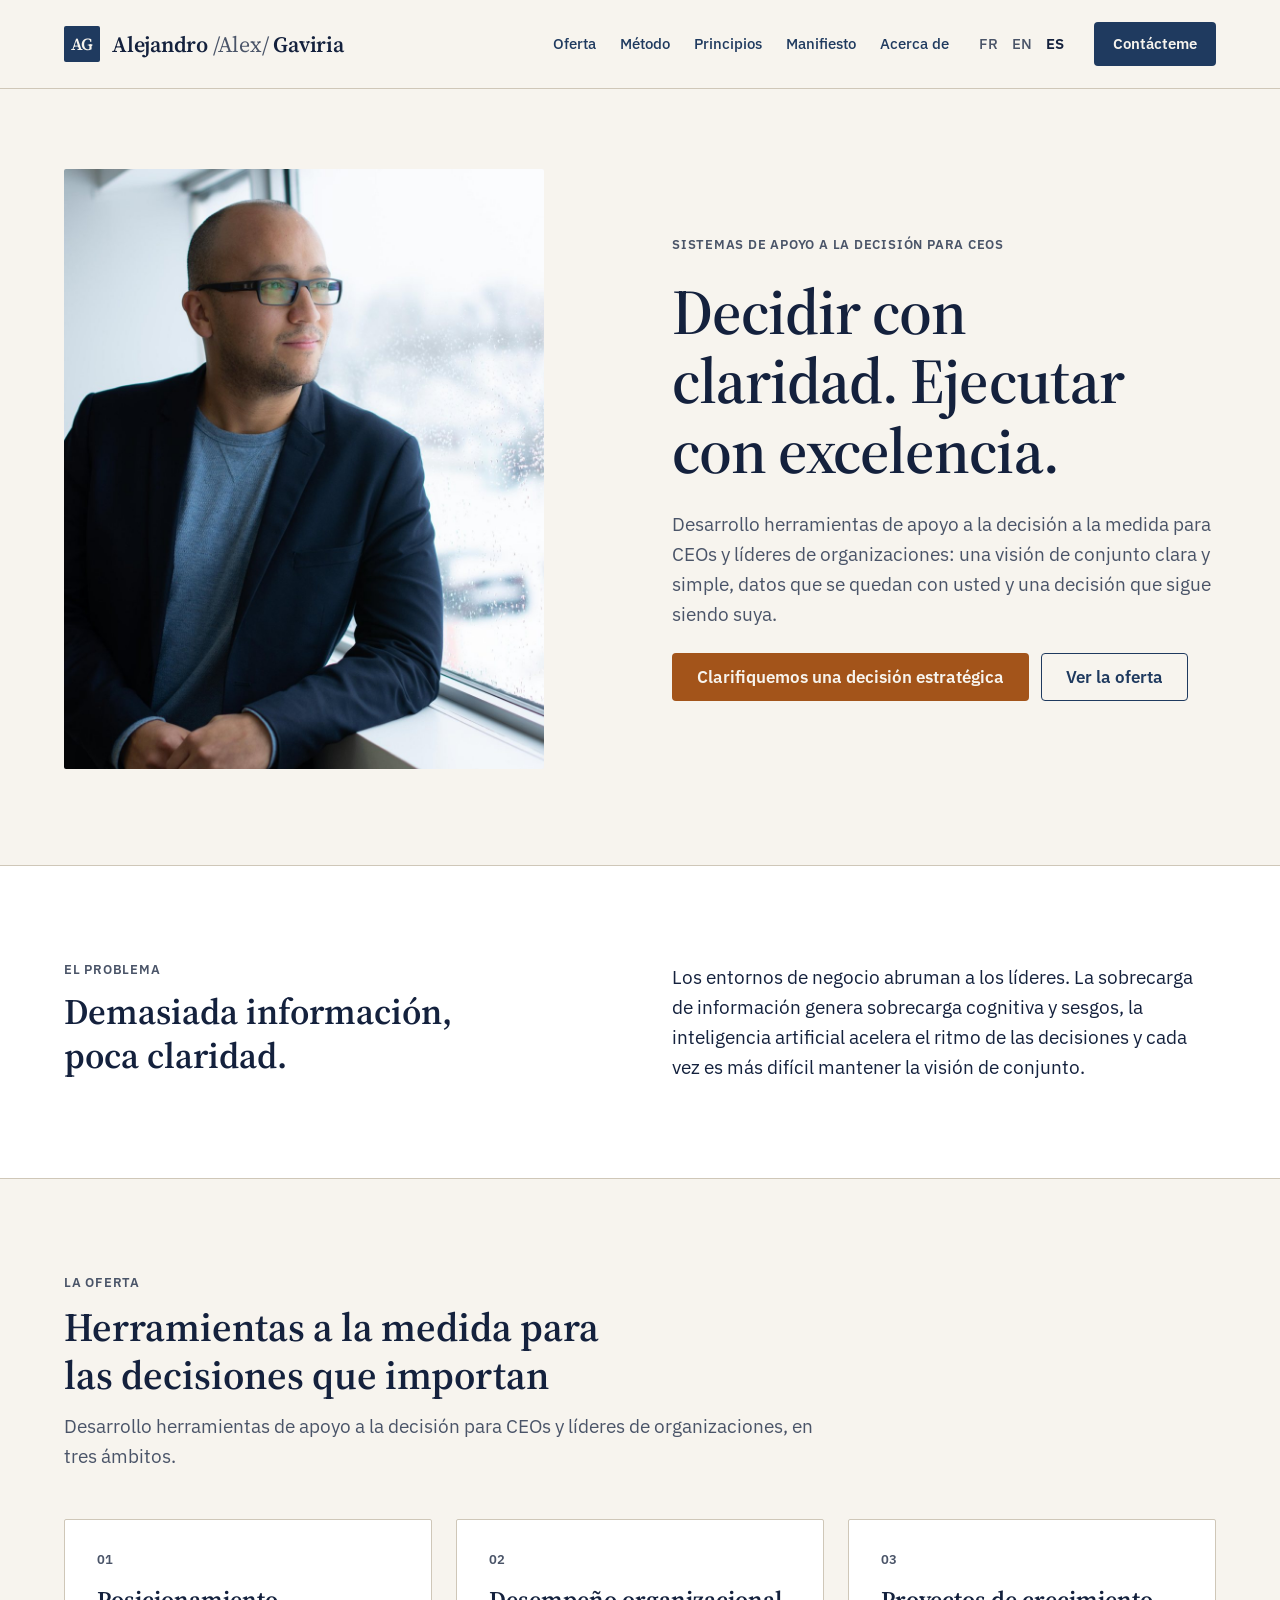
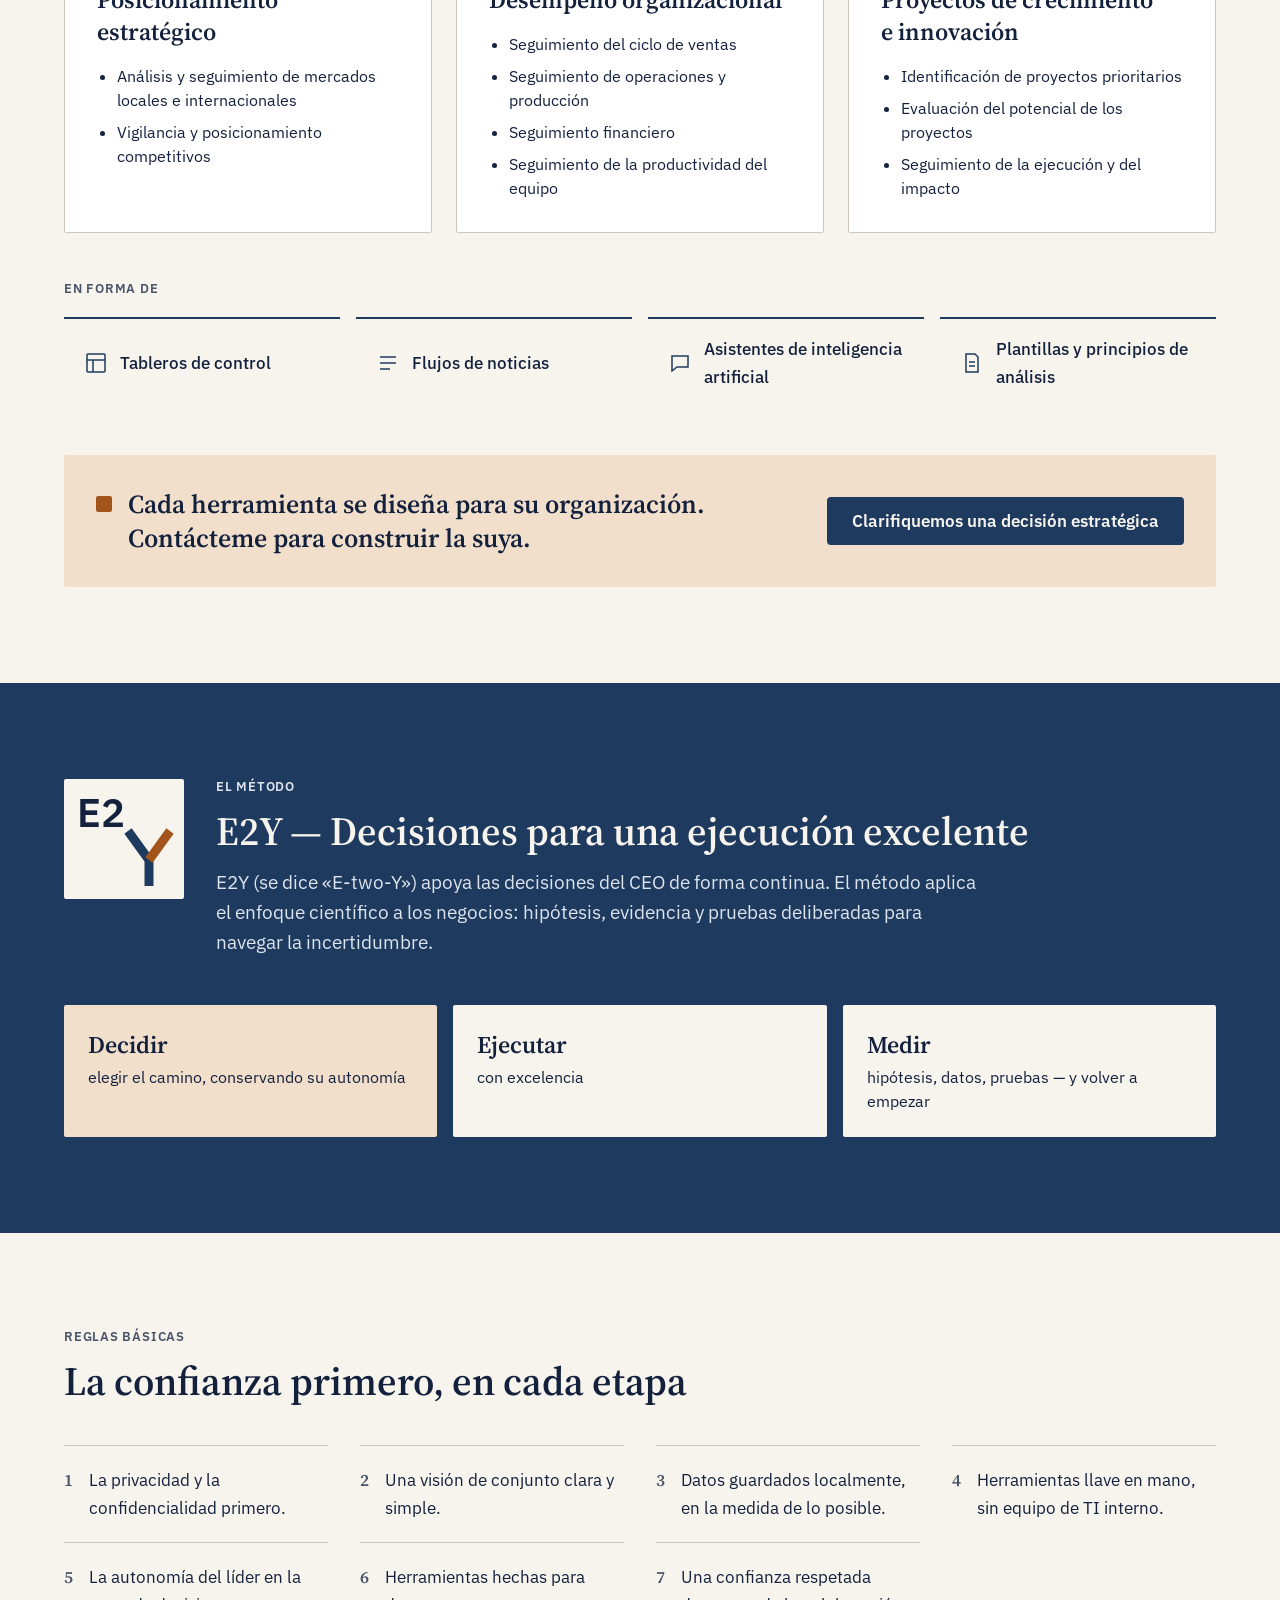
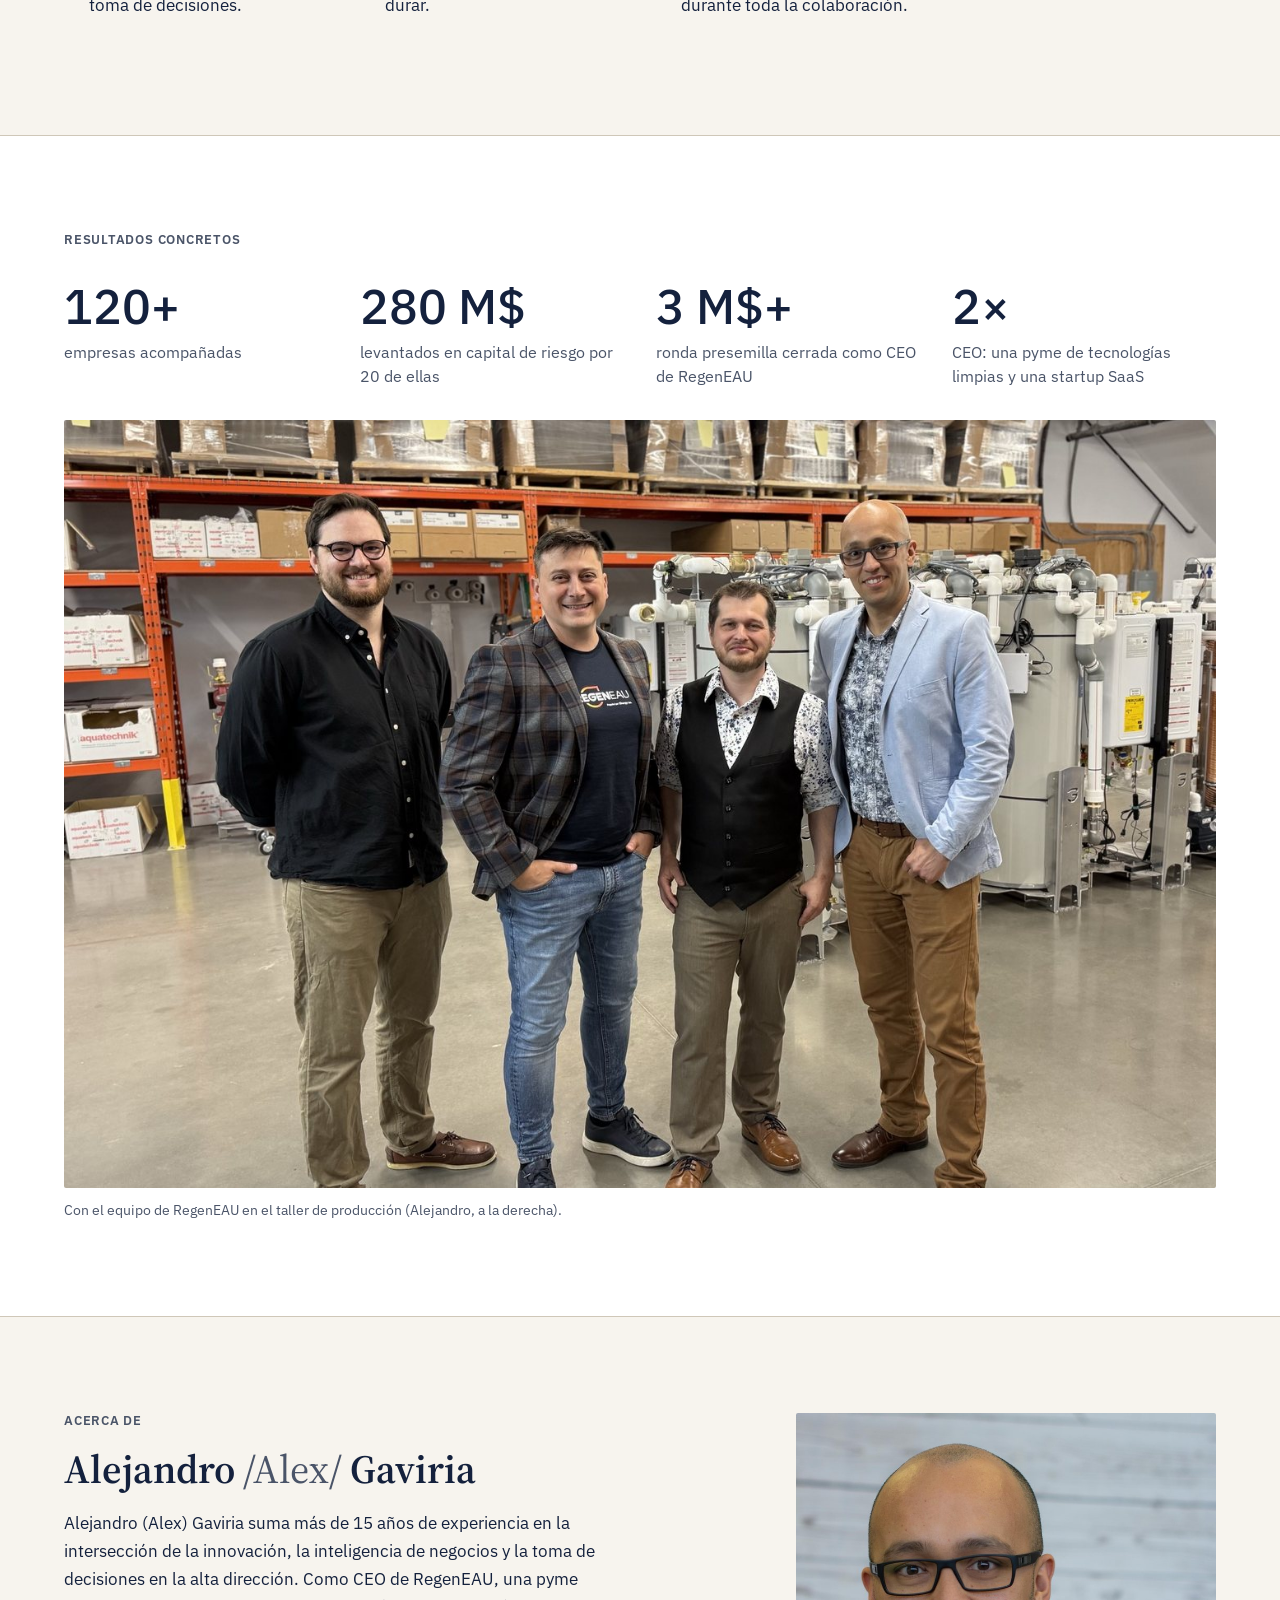
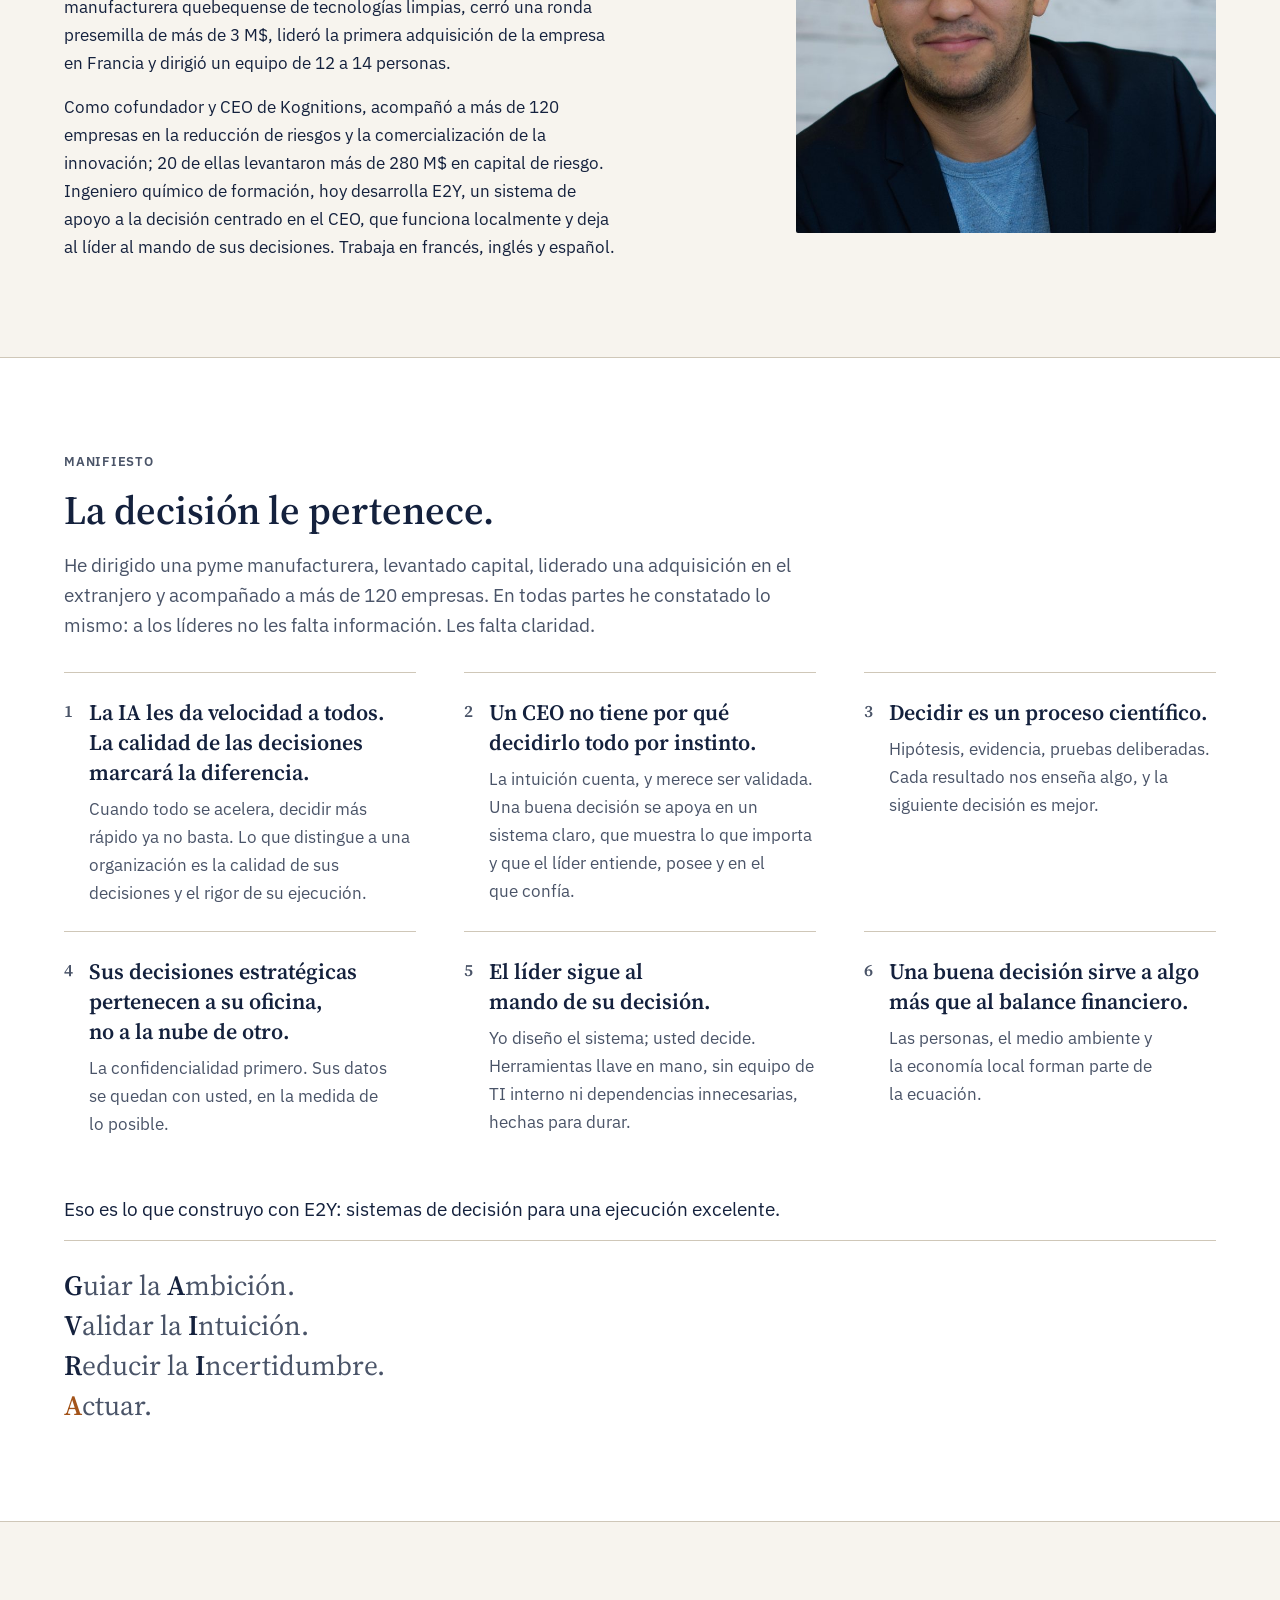
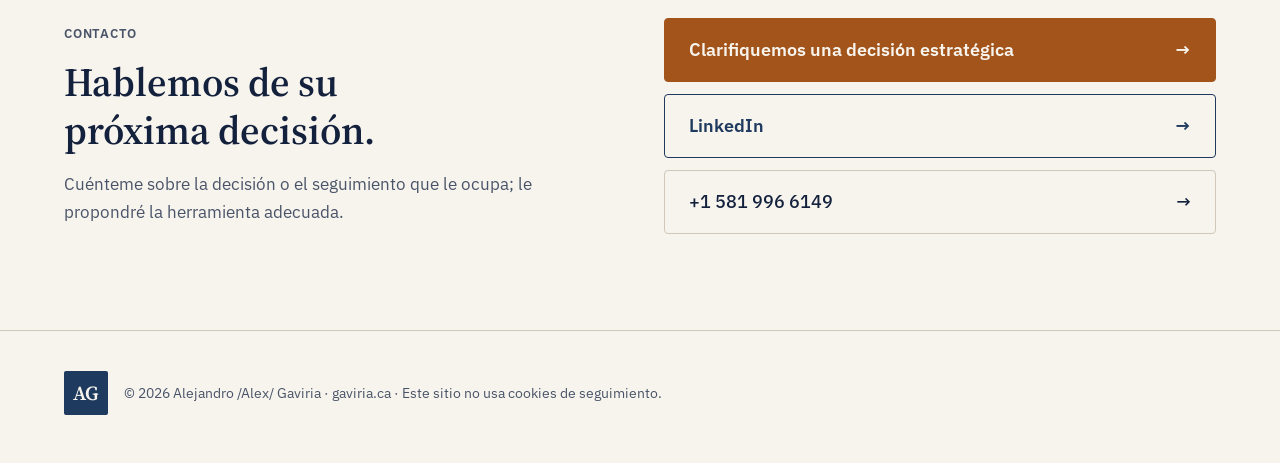
<file: docs/es/index.html>
<!doctype html>
<html lang="es">
<head>
<meta charset="utf-8">
<meta name="viewport" content="width=device-width, initial-scale=1">
<title>Alejandro /Alex/ Gaviria — Arquitecto de la decisión</title>
<meta name="description" content="Herramientas de apoyo a la decisión a la medida para CEOs: una visión de conjunto clara, datos que se quedan con usted, una decisión que sigue siendo suya. El método E2Y.">
<link rel="canonical" href="https://gaviria.ca/es/">
<link rel="alternate" hreflang="fr-CA" href="https://gaviria.ca/">
<link rel="alternate" hreflang="en-CA" href="https://gaviria.ca/en/">
<link rel="alternate" hreflang="es" href="https://gaviria.ca/es/">
<link rel="alternate" hreflang="x-default" href="https://gaviria.ca/">
<meta property="og:type" content="website">
<meta property="og:title" content="Alejandro /Alex/ Gaviria — Arquitecto de la decisión">
<meta property="og:description" content="Herramientas de apoyo a la decisión a la medida para CEOs: una visión de conjunto clara, datos que se quedan con usted, una decisión que sigue siendo suya. El método E2Y.">
<meta property="og:url" content="https://gaviria.ca/es/">
<meta property="og:image" content="https://gaviria.ca/assets/img/og.jpg">
<meta property="og:locale" content="es_LA">
<meta name="twitter:card" content="summary_large_image">
<meta name="theme-color" content="#1F3A5F">
<link rel="icon" href="../favicon.svg" type="image/svg+xml">
<link rel="apple-touch-icon" href="../assets/img/apple-touch-icon.png">
<link rel="preconnect" href="https://fonts.googleapis.com">
<link rel="preconnect" href="https://fonts.gstatic.com" crossorigin>
<link rel="stylesheet" href="https://fonts.googleapis.com/css2?family=IBM+Plex+Sans:wght@400;500;600&family=Source+Serif+4:opsz,wght@8..60,400;8..60,600&display=swap">
<link rel="stylesheet" href="../assets/site.css">
<script type="application/ld+json">{"@context": "https://schema.org", "@type": "Person", "name": "Alejandro Gaviria", "alternateName": "Alex Gaviria", "jobTitle": "Arquitecto de la decisión", "url": "https://gaviria.ca/es/", "email": "alex@gaviria.ca", "telephone": "+15819966149", "sameAs": ["https://www.linkedin.com/in/alejandroalexgaviria/"], "knowsLanguage": ["fr", "en", "es"]}</script>
</head>
<body>
<a class="skip" href="#main">Ir al contenido</a>
<header class="header">
<nav class="wrap nav" aria-label="Navegación principal">
<a class="wordmark" href="./"><span class="mono" aria-hidden="true">AG</span><span class="wm">Alejandro <span>/Alex/</span> Gaviria</span></a>
<div class="nav__links">
<span class="nav__sections"><a href="#oferta">Oferta</a><a href="#metodo">Método</a><a href="#principios">Principios</a><a href="#manifiesto">Manifiesto</a><a href="#acerca">Acerca de</a></span>
<span class="langs" role="group" aria-label="Idioma"><a href="../" lang="fr-CA" hreflang="fr-CA" title="Français">FR</a><a href="../en/" lang="en-CA" hreflang="en-CA" title="English">EN</a><strong aria-current="true" lang="es" title="Español">ES</strong></span>
<a class="btn btn--primary" href="#contacto">Contácteme</a>
</div>
</nav>
</header>

<main id="main">
<section class="wrap hero" aria-labelledby="hero-title">
<div class="stack">
<p class="label">Sistemas de apoyo a la decisión para CEOs</p>
<h1 id="hero-title">Decidir con claridad. Ejecutar con excelencia.</h1>
<p class="lede">Desarrollo herramientas de apoyo a la decisión a la medida para CEOs y líderes de organizaciones: una visión de conjunto clara y simple, datos que se quedan con usted y una decisión que sigue siendo suya.</p>
<div class="btns">
<a class="btn btn--decision" href="https://cal.com/gaviria/decision" target="_blank" rel="noopener">Clarifiquemos una decisión estratégica</a>
<a class="btn btn--ghost" href="#oferta">Ver la oferta</a>
</div>
</div>
<img class="hero__photo" src="../assets/img/hero.jpg" width="1000" height="1250" alt="Alejandro Gaviria mirando por la ventana" style="order:-1" fetchpriority="high">
</section>

<section class="section section--white" aria-labelledby="problem-title">
<div class="wrap split">
<div class="stack" style="gap:12px"><p class="label">El problema</p><h2 class="h2" id="problem-title">Demasiada información, poca claridad.</h2></div>
<p style="font-size:19px;line-height:30px">Los entornos de negocio abruman a los líderes. La sobrecarga de información genera sobrecarga cognitiva y sesgos, la inteligencia artificial acelera el ritmo de las decisiones y cada vez es más difícil mantener la visión de conjunto.</p>
</div>
</section>

<section class="section" id="oferta" aria-labelledby="offer-title">
<div class="wrap stack-lg">
<div class="stack narrow" style="gap:12px">
<p class="label">La oferta</p>
<h2 class="h2" id="offer-title">Herramientas a la medida para las decisiones que importan</h2>
<p class="lede">Desarrollo herramientas de apoyo a la decisión para CEOs y líderes de organizaciones, en tres ámbitos.</p>
</div>
<div class="cards"><article class="card"><p class="card__num">01</p><h3>Posicionamiento estratégico</h3><ul><li>Análisis y seguimiento de mercados locales e internacionales</li><li>Vigilancia y posicionamiento competitivos</li></ul></article><article class="card"><p class="card__num">02</p><h3>Desempeño organizacional</h3><ul><li>Seguimiento del ciclo de ventas</li><li>Seguimiento de operaciones y producción</li><li>Seguimiento financiero</li><li>Seguimiento de la productividad del equipo</li></ul></article><article class="card"><p class="card__num">03</p><h3>Proyectos de crecimiento e innovación</h3><ul><li>Identificación de proyectos prioritarios</li><li>Evaluación del potencial de los proyectos</li><li>Seguimiento de la ejecución y del impacto</li></ul></article></div>
<div class="stack" style="gap:20px">
<p class="label">En forma de</p>
<ul class="tools"><li><svg width="24" height="24" viewBox="0 0 24 24" fill="none" stroke="#1F3A5F" stroke-width="1.5" aria-hidden="true"><rect x="3" y="3" width="18" height="18" rx="1"/><path d="M3 9h18M9 21V9"/></svg><span>Tableros de control</span></li><li><svg width="24" height="24" viewBox="0 0 24 24" fill="none" stroke="#1F3A5F" stroke-width="1.5" aria-hidden="true"><path d="M4 6h16M4 12h16M4 18h10"/></svg><span>Flujos de noticias</span></li><li><svg width="24" height="24" viewBox="0 0 24 24" fill="none" stroke="#1F3A5F" stroke-width="1.5" aria-hidden="true"><path d="M4 5h16v11H9l-5 4z"/></svg><span>Asistentes de inteligencia artificial</span></li><li><svg width="24" height="24" viewBox="0 0 24 24" fill="none" stroke="#1F3A5F" stroke-width="1.5" aria-hidden="true"><path d="M6 3h9l3 3v15H6z"/><path d="M9 11h6M9 15h6"/></svg><span>Plantillas y principios de análisis</span></li></ul>
</div>
<div class="band">
<div class="band__text"><span class="band__mark" aria-hidden="true"></span><p>Cada herramienta se diseña para su organización. Contácteme para construir la suya.</p></div>
<a class="btn btn--primary" href="https://cal.com/gaviria/decision" target="_blank" rel="noopener">Clarifiquemos una decisión estratégica</a>
</div>
</div>
</section>

<section class="section section--brand" id="metodo" aria-labelledby="method-title">
<div class="wrap stack-lg">
<div class="method__head">
<svg class="badge" viewBox="0 0 120 120" role="img" aria-label="Insignia del método E2Y"><rect width="120" height="120" rx="2" fill="#F7F4EE"/><text x="13" y="48" font-family="Source Serif 4, Georgia, serif" font-weight="600" font-size="40" fill="#14213D">E2</text><g transform="translate(55 49) scale(0.5)"><polyline points="60,116 60,64 18,6" fill="none" stroke="#1F3A5F" stroke-width="18"/><line x1="60" y1="64" x2="102" y2="6" stroke="#A3541A" stroke-width="18"/></g></svg>
<div class="stack">
<p class="label">El método</p>
<h2 class="h2" id="method-title">E2Y — Decisiones para una ejecución excelente</h2>
<p class="lede">E2Y (se dice «E-two-Y») apoya las decisiones del CEO de forma continua. El método aplica el enfoque científico a los negocios: hipótesis, evidencia y pruebas deliberadas para navegar la incertidumbre.</p>
</div>
</div>
<ol class="loop"><li><b>Decidir</b><span>elegir el camino, conservando su autonomía</span></li><li><b>Ejecutar</b><span>con excelencia</span></li><li><b>Medir</b><span>hipótesis, datos, pruebas — y volver a empezar</span></li></ol>
</div>
</section>

<section class="section" id="principios" aria-labelledby="principles-title">
<div class="wrap stack" style="gap:40px">
<div class="stack narrow" style="gap:12px"><p class="label">Reglas básicas</p><h2 class="h2" id="principles-title">La confianza primero, en cada etapa</h2></div>
<ol class="numbered"><li><span>La privacidad y la confidencialidad primero.</span></li><li><span>Una visión de conjunto clara y simple.</span></li><li><span>Datos guardados localmente, en la medida de lo posible.</span></li><li><span>Herramientas llave en mano, sin equipo de TI interno.</span></li><li><span>La autonomía del líder en la toma de decisiones.</span></li><li><span>Herramientas hechas para durar.</span></li><li><span>Una confianza respetada durante toda la colaboración.</span></li></ol>
</div>
</section>

<section class="section section--white" aria-labelledby="proof-title">
<div class="wrap stack" style="gap:32px">
<h2 class="label" id="proof-title" style="font-family:var(--font-sans)">Resultados concretos</h2>
<dl class="metrics"><div><dt>120+</dt><dd>empresas acompañadas</dd></div><div><dt>280 M$</dt><dd>levantados en capital de riesgo por 20 de ellas</dd></div><div><dt>3 M$+</dt><dd>ronda presemilla cerrada como CEO de RegenEAU</dd></div><div><dt>2×</dt><dd>CEO: una pyme de tecnologías limpias y una startup SaaS</dd></div></dl>
<figure>
<img src="../assets/img/equipe.jpg" width="1400" height="933" alt="Alejandro Gaviria con tres miembros del equipo de RegenEAU en el taller de producción" loading="lazy">
<figcaption>Con el equipo de RegenEAU en el taller de producción (Alejandro, a la derecha).</figcaption>
</figure>
</div>
</section>

<section class="section" id="acerca" aria-labelledby="about-title">
<div class="wrap about">
<img class="about__photo" src="../assets/img/portrait.jpg" width="800" height="800" alt="Retrato de Alejandro Gaviria" loading="lazy">
<div class="stack">
<p class="label">Acerca de</p>
<h2 class="h2" id="about-title">Alejandro <span>/Alex/</span> Gaviria</h2>
<p>Alejandro (Alex) Gaviria suma más de 15 años de experiencia en la intersección de la innovación, la inteligencia de negocios y la toma de decisiones en la alta dirección. Como CEO de RegenEAU, una pyme manufacturera quebequense de tecnologías limpias, cerró una ronda presemilla de más de 3 M$, lideró la primera adquisición de la empresa en Francia y dirigió un equipo de 12 a 14 personas.</p><p>Como cofundador y CEO de Kognitions, acompañó a más de 120 empresas en la reducción de riesgos y la comercialización de la innovación; 20 de ellas levantaron más de 280 M$ en capital de riesgo. Ingeniero químico de formación, hoy desarrolla E2Y, un sistema de apoyo a la decisión centrado en el CEO, que funciona localmente y deja al líder al mando de sus decisiones. Trabaja en francés, inglés y español.</p>
</div>
</div>
</section>

<section class="section section--white" id="manifiesto" aria-labelledby="manifesto-title">
<div class="wrap stack">
<p class="label">Manifiesto</p>
<h2 class="h2" id="manifesto-title">La decisión le pertenece.</h2>
<p class="lede">He dirigido una pyme manufacturera, levantado capital, liderado una adquisición en el extranjero y acompañado a más de 120 empresas. En todas partes he constatado lo mismo: a los líderes no les falta información. Les falta claridad.</p>
<ol class="numbered manifesto" style="margin-top:16px"><li><div><h3>La IA les da velocidad a todos. La calidad de las decisiones marcará la diferencia.</h3><p>Cuando todo se acelera, decidir más rápido ya no basta. Lo que distingue a una organización es la calidad de sus decisiones y el rigor de su ejecución.</p></div></li><li><div><h3>Un CEO no tiene por qué decidirlo todo por instinto.</h3><p>La intuición cuenta, y merece ser validada. Una buena decisión se apoya en un sistema claro, que muestra lo que importa y que el líder entiende, posee y en el que confía.</p></div></li><li><div><h3>Decidir es un proceso científico.</h3><p>Hipótesis, evidencia, pruebas deliberadas. Cada resultado nos enseña algo, y la siguiente decisión es mejor.</p></div></li><li><div><h3>Sus decisiones estratégicas pertenecen a su oficina, no a la nube de otro.</h3><p>La confidencialidad primero. Sus datos se quedan con usted, en la medida de lo posible.</p></div></li><li><div><h3>El líder sigue al mando de su decisión.</h3><p>Yo diseño el sistema; usted decide. Herramientas llave en mano, sin equipo de TI interno ni dependencias innecesarias, hechas para durar.</p></div></li><li><div><h3>Una buena decisión sirve a algo más que al balance financiero.</h3><p>Las personas, el medio ambiente y la economía local forman parte de la ecuación.</p></div></li></ol>
<p style="margin-top:16px;font-size:19px;line-height:30px">Eso es lo que construyo con E2Y: sistemas de decisión para una ejecución excelente.</p>
<div class="motto" aria-label="Guiar la Ambición.Validar la Intuición.Reducir la Incertidumbre.Actuar."><p><b>G</b>uiar la <b>A</b>mbición.</p><p><b>V</b>alidar la <b>I</b>ntuición.</p><p><b>R</b>educir la <b>I</b>ncertidumbre.</p><p><b class="act">A</b>ctuar.</p></div>
</div>
</section>

<section class="section" id="contacto" aria-labelledby="contact-title">
<div class="wrap contact">
<div class="stack">
<p class="label">Contacto</p>
<h2 class="h2" id="contact-title">Hablemos de su próxima decisión.</h2>
<p class="muted">Cuénteme sobre la decisión o el seguimiento que le ocupa; le propondré la herramienta adecuada.</p>
</div>
<div class="contact__links">
<a class="btn--decision" href="https://cal.com/gaviria/decision" target="_blank" rel="noopener"><span>Clarifiquemos una decisión estratégica</span><span aria-hidden="true">→</span></a>
<a href="https://www.linkedin.com/in/alejandroalexgaviria/" rel="me noopener"><span>LinkedIn</span><span aria-hidden="true">→</span></a>
<a class="quiet" href="tel:+15819966149"><span>+1 581 996 6149</span><span aria-hidden="true">→</span></a>
</div>
</div>
</section>
</main>

<footer class="footer">
<div class="wrap footer__row"><span class="mono mono--lg" aria-hidden="true">AG</span><span>© 2026 Alejandro /Alex/ Gaviria · gaviria.ca · Este sitio no usa cookies de seguimiento.</span></div>
</footer>
</body>
</html>
</file>
<file: docs/assets/site.css>
/* gaviria.ca — built on the Alejandro /Alex/ Gaviria design system (tokens below) */
:root {
  --paper: #F7F4EE;
  --surface: #FFFFFF;
  --ink: #14213D;
  --ink-muted: #4A5468;
  --brand: #1F3A5F;
  --brand-tint: #DCE4EE;
  --signal: #A3541A;
  --signal-strong: #8A4614;
  --signal-bright: #E0913F;
  --signal-tint: #F1DFCC;
  --hairline: #CFC7B8;
  --font-serif: "Source Serif 4", Georgia, "Times New Roman", serif;
  --font-sans: "IBM Plex Sans", system-ui, -apple-system, "Segoe UI", sans-serif;
  --radius-sm: 2px;
  --radius-md: 4px;
  --wrap: 1200px;
}

*, *::before, *::after { box-sizing: border-box; }
html { scroll-behavior: smooth; -webkit-text-size-adjust: 100%; }
@media (prefers-reduced-motion: reduce) { html { scroll-behavior: auto; } }
body { margin: 0; background: var(--paper); color: var(--ink); font-family: var(--font-sans); font-size: 17px; line-height: 28px; }
img { display: block; max-width: 100%; height: auto; }
a { color: var(--brand); }
a:hover { color: var(--ink); }
:focus-visible { outline: 3px solid var(--signal); outline-offset: 3px; }
h1, h2, h3 { font-family: var(--font-serif); font-weight: 600; margin: 0; text-wrap: balance; }
p { margin: 0; text-wrap: pretty; }

.skip { position: absolute; left: -9999px; top: 8px; background: var(--brand); color: var(--paper); padding: 8px 16px; border-radius: var(--radius-md); z-index: 10; }
.skip:focus { left: 16px; }

.wrap { max-width: var(--wrap); margin: 0 auto; padding: 0 24px; }
.section { padding: 96px 0; }
.section--white { background: var(--surface); border-top: 1px solid var(--hairline); border-bottom: 1px solid var(--hairline); }
.section--brand { background: var(--brand); color: var(--paper); }
.stack { display: flex; flex-direction: column; gap: 16px; }
.stack-lg { display: flex; flex-direction: column; gap: 48px; }
.label { font-size: 13px; line-height: 16px; font-weight: 600; letter-spacing: 0.06em; text-transform: uppercase; color: var(--ink-muted); }
.section--brand .label { color: var(--brand-tint); }
.h2 { font-size: 40px; line-height: 48px; }
.lede { font-size: 19px; line-height: 30px; color: var(--ink-muted); max-width: 760px; }
.muted { color: var(--ink-muted); }
.narrow { max-width: 760px; }

/* Buttons */
.btn { display: inline-flex; align-items: center; justify-content: center; text-align: center; min-height: 48px; padding: 10px 24px; line-height: 22px; border-radius: var(--radius-md); font-weight: 600; text-decoration: none; border: 1px solid transparent; }
.btn--decision { background: var(--signal); color: var(--paper); }
.btn--decision:hover { background: var(--signal-strong); color: var(--paper); }
.btn--primary { background: var(--brand); color: var(--paper); }
.btn--primary:hover { background: var(--ink); color: var(--paper); }
.btn--ghost { border-color: var(--brand); color: var(--brand); }
.btn--ghost:hover { background: var(--brand-tint); color: var(--ink); }
.btns { display: flex; flex-wrap: wrap; gap: 12px; }

/* Header */
.header { border-bottom: 1px solid var(--hairline); background: var(--paper); }
.nav { display: flex; flex-wrap: wrap; align-items: center; justify-content: space-between; gap: 12px 32px; padding-top: 20px; padding-bottom: 20px; }
.wordmark { font-family: var(--font-serif); font-weight: 600; font-size: 22px; line-height: 28px; letter-spacing: -0.01em; color: var(--ink); text-decoration: none; white-space: nowrap; }
.wordmark { display: inline-flex; align-items: center; gap: 12px; }
.wordmark .wm span { font-weight: 400; color: var(--ink-muted); }
.mono { display: inline-flex; align-items: center; justify-content: center; width: 36px; height: 36px; flex-shrink: 0; background: var(--brand); color: var(--paper); border-radius: var(--radius-sm); font-family: var(--font-serif); font-weight: 600; font-size: 17px; letter-spacing: -0.02em; }
.mono--lg { width: 44px; height: 44px; font-size: 20px; }
.footer__row { display: flex; align-items: center; gap: 16px; flex-wrap: wrap; }
.nav__links { display: flex; flex-wrap: wrap; align-items: center; gap: 4px 24px; font-size: 15px; font-weight: 500; }
.nav__links a:not(.btn) { text-decoration: none; padding: 10px 0; }
.langs { display: flex; gap: 2px; color: var(--ink-muted); }
.nav__links .langs a, .langs strong { padding: 10px 6px; text-decoration: none; }
.langs a { color: var(--ink-muted); }
.langs strong { color: var(--ink); font-weight: 600; }
.nav__links .btn { min-height: 44px; padding: 8px 18px; }
.nav__sections { display: contents; }
@media (max-width: 760px) {
  .nav__sections { display: none; }
}

/* Hero */
.hero { display: grid; grid-template-columns: repeat(auto-fit, minmax(300px, 1fr)); gap: 48px 64px; align-items: center; padding-top: 80px; padding-bottom: 96px; }
.hero__photo { width: 100%; max-width: 480px; aspect-ratio: 4 / 5; object-fit: cover; border-radius: var(--radius-sm); }
.hero h1 { font-size: clamp(40px, 5vw, 68px); line-height: 1.08; letter-spacing: -0.015em; }
.hero .stack { gap: 24px; }

/* Problem */
.split { display: grid; grid-template-columns: repeat(auto-fit, minmax(300px, 1fr)); gap: 32px 64px; }
.split .h2 { font-size: 36px; line-height: 44px; }

/* Offer */
.cards { display: grid; grid-template-columns: repeat(auto-fit, minmax(280px, 1fr)); gap: 24px; }
.card { background: var(--surface); border: 1px solid var(--hairline); border-radius: var(--radius-sm); padding: 32px; display: flex; flex-direction: column; gap: 16px; }
.card__num { font-size: 13px; line-height: 16px; font-weight: 600; color: var(--ink-muted); }
.card h3 { font-size: 24px; line-height: 32px; }
.card ul { margin: 0; padding-left: 20px; display: flex; flex-direction: column; gap: 8px; font-size: 16px; line-height: 24px; }
.tools { display: grid; grid-template-columns: repeat(auto-fit, minmax(220px, 1fr)); gap: 16px; list-style: none; margin: 0; padding: 0; }
.tools li { display: flex; align-items: center; gap: 12px; padding: 16px 20px; border-top: 2px solid var(--brand); font-weight: 500; }
.tools svg { flex-shrink: 0; }
.band { background: var(--signal-tint); border-radius: var(--radius-sm); padding: 32px; display: flex; flex-wrap: wrap; align-items: center; justify-content: space-between; gap: 24px; }
.band__text { display: flex; gap: 16px; align-items: flex-start; flex: 1 1 420px; }
.band__mark { width: 16px; height: 16px; margin-top: 9px; background: var(--signal); border-radius: var(--radius-sm); flex-shrink: 0; }
.band p { font-family: var(--font-serif); font-weight: 600; font-size: 26px; line-height: 34px; }

/* Method */
.method__head { display: flex; flex-wrap: wrap; gap: 32px; align-items: flex-start; }
.method__head .stack { flex: 1 1 420px; gap: 12px; }
.badge { width: 120px; height: 120px; flex-shrink: 0; }
.section--brand .lede { color: var(--brand-tint); }
.loop { display: flex; flex-wrap: wrap; align-items: stretch; gap: 16px; list-style: none; margin: 0; padding: 0; }
.loop li { flex: 1 1 220px; background: var(--paper); color: var(--ink); border-radius: var(--radius-sm); padding: 24px; display: flex; flex-direction: column; gap: 4px; position: relative; }
.loop li:first-child { background: var(--signal-tint); }
.loop b { font-family: var(--font-serif); font-weight: 600; font-size: 24px; line-height: 32px; }
.loop span { font-size: 16px; line-height: 24px; }

/* Principles, manifesto lists */
.numbered { list-style: none; margin: 0; padding: 0; display: grid; grid-template-columns: repeat(auto-fit, minmax(260px, 1fr)); gap: 0 32px; counter-reset: n; }
.numbered li { display: flex; gap: 16px; padding: 20px 0; border-top: 1px solid var(--hairline); counter-increment: n; }
.numbered li::before { content: counter(n); font-family: var(--font-serif); font-weight: 600; color: var(--ink-muted); }
.manifesto { grid-template-columns: repeat(auto-fit, minmax(320px, 1fr)); gap: 0 48px; }
.manifesto li { padding: 24px 0; }
.manifesto h3 { font-size: 22px; line-height: 30px; margin-bottom: 8px; }
.manifesto p { color: var(--ink-muted); }
.motto { padding-top: 24px; border-top: 1px solid var(--hairline); font-family: var(--font-serif); font-size: 28px; line-height: 40px; color: var(--ink-muted); }
.motto p { margin: 0; }
.motto b { font-weight: 600; color: var(--ink); }
.motto .act { color: var(--signal); }

/* Proof */
.metrics { display: grid; grid-template-columns: repeat(auto-fit, minmax(220px, 1fr)); gap: 32px; margin: 0; }
.metrics div { display: flex; flex-direction: column; gap: 8px; }
.metrics dt { font-size: 48px; line-height: 52px; font-weight: 500; }
.metrics dd { margin: 0; font-size: 16px; line-height: 24px; color: var(--ink-muted); }
figure { margin: 0; display: flex; flex-direction: column; gap: 12px; }
figure img { width: 100%; aspect-ratio: 3 / 2; object-fit: cover; border-radius: var(--radius-sm); }
figcaption { font-size: 14px; line-height: 20px; color: var(--ink-muted); }

/* About */
.about { display: grid; grid-template-columns: repeat(auto-fit, minmax(300px, 1fr)); gap: 48px; align-items: start; }
.about__photo { width: 100%; max-width: 420px; aspect-ratio: 1 / 1; object-fit: cover; border-radius: var(--radius-sm); justify-self: end; order: 1; }
.about h2 span { font-weight: 400; color: var(--ink-muted); }

/* Contact */
.contact { display: grid; grid-template-columns: repeat(auto-fit, minmax(300px, 1fr)); gap: 48px; align-items: center; }
.contact__links { display: flex; flex-direction: column; gap: 12px; }
.contact__links a { display: flex; align-items: center; justify-content: space-between; gap: 16px; min-height: 64px; padding: 0 24px; border-radius: var(--radius-md); text-decoration: none; font-weight: 600; font-size: 18px; border: 1px solid var(--brand); color: var(--brand); }
.contact__links a:hover { background: var(--brand-tint); color: var(--ink); }
.contact__links a.btn--decision { border-color: var(--signal); color: var(--paper); }
.contact__links a.btn--decision:hover { background: var(--signal-strong); color: var(--paper); }
.contact__links a.quiet { border-color: var(--hairline); color: var(--ink); font-weight: 500; }

/* Footer */
.footer { border-top: 1px solid var(--hairline); padding: 40px 0 48px; font-size: 14px; line-height: 20px; color: var(--ink-muted); }

@media (max-width: 600px) {
  .section { padding: 64px 0; }
  .hero { padding-top: 40px; padding-bottom: 64px; }
  .h2 { font-size: 32px; line-height: 40px; }
  .band p { font-size: 22px; line-height: 30px; }
  .about__photo { justify-self: start; }
  .motto { font-size: 22px; line-height: 34px; }
}
</file>
